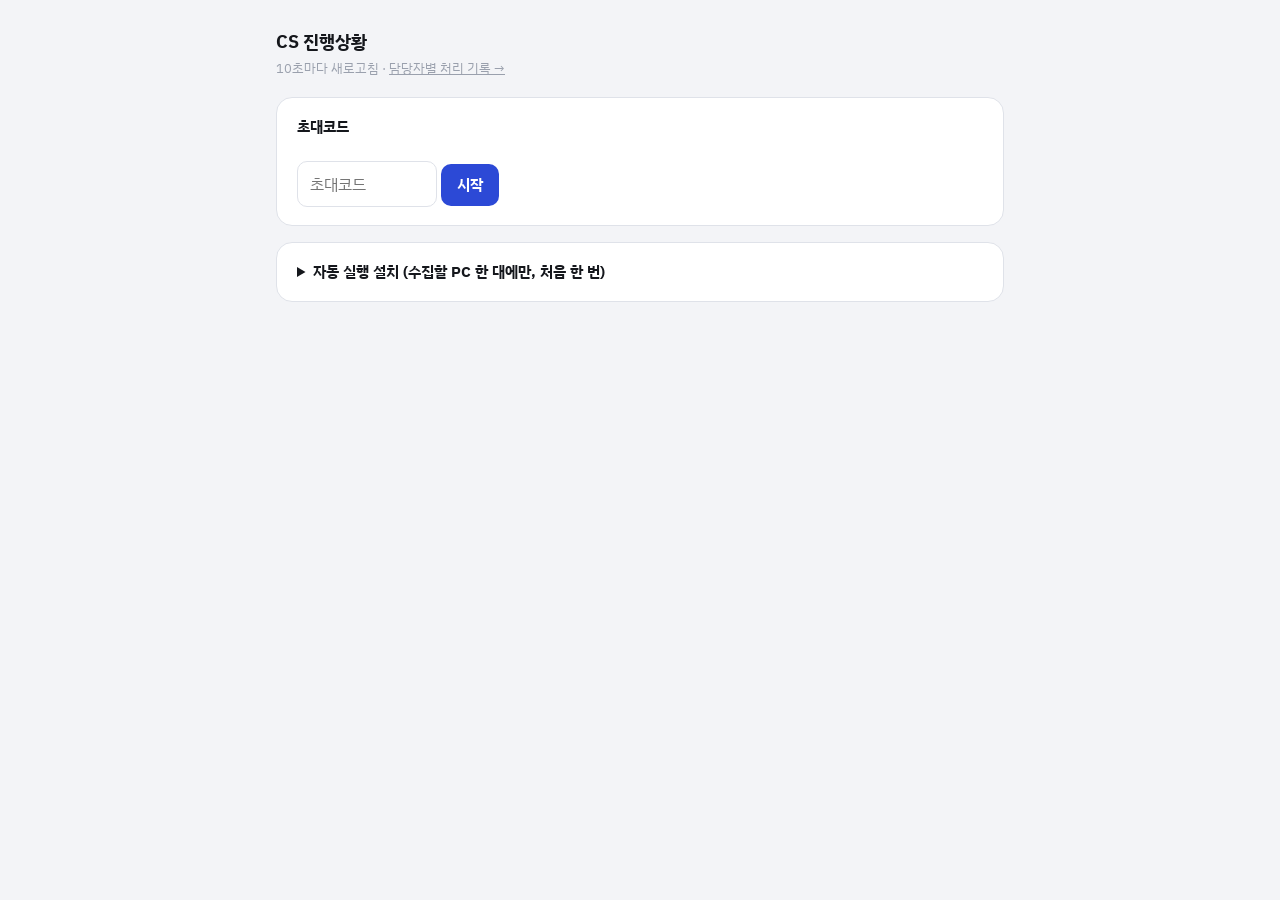
<file: cs-board.html>
<!doctype html>
<html lang="ko">
<head>
<meta charset="utf-8">
<meta name="viewport" content="width=device-width, initial-scale=1, viewport-fit=cover">
<title>CS 진행상황</title>
<link rel="preconnect" href="https://fonts.googleapis.com">
<link rel="stylesheet" href="https://fonts.googleapis.com/css2?family=IBM+Plex+Sans+KR:wght@400;500;700&family=Archivo:wght@600;800&display=swap">
<style>
:root{
  --bg:#F3F4F7; --surface:#FFFFFF; --surface2:#EBEDF2; --ink:#15171C; --ink2:#5E6472; --ink3:#9AA0AD;
  --line:#DFE2E9; --accent:#2C49D6; --accent-ink:#FFFFFF;
  --ok:#1C8F63; --ok-soft:#DDF3E8; --danger:#CC3F38; --danger-soft:#FBE3E1;
  --shadow:0 8px 28px rgba(20,24,40,.10);
}
@media (prefers-color-scheme: dark){ :root:not([data-theme="light"]){
  --bg:#111318; --surface:#1A1D24; --surface2:#242832; --ink:#EDEFF4; --ink2:#A2A8B5; --ink3:#6C7280;
  --line:#2C313B; --accent:#7C93FF; --accent-ink:#0B1030;
  --ok:#3DC98F; --ok-soft:#173327; --danger:#F0665E; --danger-soft:#3A1E1C;
  --shadow:0 8px 28px rgba(0,0,0,.5);
}}
*{box-sizing:border-box}
html,body{margin:0;background:var(--bg);color:var(--ink);font-family:"IBM Plex Sans KR",-apple-system,"Apple SD Gothic Neo","Noto Sans KR",sans-serif;font-size:15px;line-height:1.5}
main{max-width:760px;margin:0 auto;padding:28px 16px 40px}
h1{font-size:18px;margin:0 0 4px} .sub{color:var(--ink3);font-size:13px;margin:0 0 18px}
.grid{display:grid;grid-template-columns:1fr 1fr;gap:14px}
@media (max-width:520px){ .grid{grid-template-columns:1fr} }
.card{background:var(--surface);border:1px solid var(--line);border-radius:16px;padding:18px 20px;box-shadow:var(--shadow)}
.card .lb{font-size:14px;font-weight:700;color:var(--ink2)}
.card .n{font-family:"Archivo",sans-serif;font-weight:800;font-size:72px;line-height:1.1;font-variant-numeric:tabular-nums;margin:6px 0 4px}
.card .n small{font-size:20px;font-weight:600;margin-left:4px;color:var(--ink3)}
.card.hot .n{color:var(--danger)} .card.hot{border-color:var(--danger);background:linear-gradient(var(--danger-soft),var(--surface) 70%)}
.card.zero .n{color:var(--ok)}
.card.stale .n{color:var(--ink3)}
.card .st{font-size:13px;color:var(--ink3)} .card.stale .st,.card .st.err{color:var(--danger);font-weight:500}
.login,.help{background:var(--surface);border:1px solid var(--line);border-radius:16px;padding:18px 20px;margin-top:16px}
input{font:inherit;font-size:16px;padding:10px 12px;border:1px solid var(--line);border-radius:10px;width:140px;background:var(--surface);color:var(--ink)}
button{font:inherit;padding:10px 16px;border-radius:10px;border:0;background:var(--accent);color:var(--accent-ink);font-weight:700;cursor:pointer}
summary{cursor:pointer;font-weight:700}
.help ol{padding-left:20px;margin:10px 0 0} .help li{margin:6px 0} .help .small{font-size:13px;color:var(--ink2)}
.bm{display:inline-block;padding:10px 16px;border-radius:12px;background:var(--accent);color:var(--accent-ink);text-decoration:none;font-weight:700;cursor:grab}
.err{color:var(--danger)}
</style>
</head>
<body>
<main>
<h1>CS 진행상황</h1>
<p class="sub"><span id="sub">10초마다 새로고침</span> · <a href="cs-record.html" style="color:inherit">담당자별 처리 기록 →</a></p>
<div id="app"></div>

<details class="help" id="help">
  <summary>자동 실행 설치 (수집할 PC 한 대에만, 처음 한 번)</summary>
  <ol>
    <li>크롬에 <a href="https://chromewebstore.google.com/detail/dhdgffkkebhmkfjojejmpbldmpobfkfo" target="_blank" rel="noopener">Tampermonkey</a> 설치 → <b>Chrome에 추가</b></li>
    <li>주소창에 <code>chrome://extensions</code> → Tampermonkey의 <b>세부정보</b> → <b>사용자 스크립트 허용</b> 켜기 (메뉴가 없으면 오른쪽 위 <b>개발자 모드</b> 켜기)</li>
    <li><a href="cs-tracker.user.js" target="_blank">CS 상황판 자동 실행 설치</a> 클릭 → Tampermonkey 화면에서 <b>설치</b></li>
    <li>카카오 채팅 화면, 네이버페이센터 고객문의관리를 열면 처음 한 번 초대코드 입력 (여러 PC에서 켜져 있어도 수집은 자동으로 한 곳만)</li>
    <li>크롬 <b>설정 → 시작 그룹 → 특정 페이지 열기</b>에 두 주소 추가 → 크롬만 켜면 두 탭이 열리고 자동으로 돎<br>
      <span class="small">카카오: https://business.kakao.com/space/10284378/channel/_tnulxj/chats<br>네이버: https://admin.pay.naver.com/front/m/v2/customer/inquiry?fromUnanswered=true</span></li>
    <li>크롬 <b>설정 → 성능 → 항상 활성 상태로 유지할 사이트</b>에 <code>business.kakao.com</code>, <code>admin.pay.naver.com</code> 추가 (안 보는 탭을 크롬이 재우지 않게)</li>
  </ol>
  <p class="small">화면 왼쪽 아래 "● CS 상황판 전송 중"이 보이면 정상. 탭이 여러 개면 한 탭만 수집하고 나머지는 "대기"로 표시돼요. 로그인이 풀리면 다시 로그인만 하면 자동으로 이어집니다. 끄려면 Tampermonkey 아이콘 → 이 스크립트 끄기.<br>
  Tampermonkey를 못 쓰는 PC용 북마크: 아래 버튼을 북마크바에 끌어다 놓고 두 화면에서 클릭 <a id="bm" class="bm" href="#">CS 상황판 보내기</a></p>
</details>

<script>
const API='https://pydxcqfztjogmztvayux.supabase.co/functions/v1/cs-lookup';
const CODE_KEY='cs_code';   // CS 주문조회(cs-lookup.html)와 같은 키 — 거기서 넣었으면 여기선 생략
const store={ get:k=>{ try{ return localStorage.getItem(k); }catch(e){ return null; } }, set:(k,v)=>{ try{ localStorage.setItem(k,v); }catch(e){} } };
const SRC=[['kakao','카카오 상담채널','내 채팅 안 읽음'],['naver','네이버페이 문의','미답변']];
const STALE=150e3;   // 북마크는 카카오 10초·네이버 1분마다 보냄 → 2분 반 넘게 소식 없으면 탭이 닫혔거나 로그인 풀림
const app=document.querySelector('#app'), esc=s=>String(s??'').replace(/[&<>"]/g,c=>({'&':'&amp;','<':'&lt;','>':'&gt;','"':'&quot;'}[c]));
let code=new URLSearchParams(location.search).get('code')||store.get(CODE_KEY)||'', data=null, err='';

// 수집 코드 본체는 cs-tracker.user.js (Tampermonkey 자동 실행용 겸 북마크용). 아래 tracker는 예전 북마크 호환용 — 예전 북마크는 이 페이지에서 tracker~bookmark 함수 사이를 잘라 실행하므로, 그 자리에서 최신 본체를 받아 실행하게 함 (이 주석에 두 함수 선언 글자를 그대로 쓰면 자르는 위치가 틀어짐).
function tracker(C,F){ fetch('https://qkralsrb03138668.github.io/ad-dashboard/cs-tracker.user.js?'+Date.now()).then(function(r){return r.text()}).then(function(t){(0,eval)(t+'\n;tracker')(C,F)}) }

function bookmark(){ buildBookmark(); }   // 바로 위 tracker와 이 줄 사이엔 아무것도 두지 말 것 (예전 북마크가 그 사이를 잘라 실행)
let trackerSrc='';   // 북마크 안에 넣을 사본 (받아오기가 막힌 사이트용)
async function buildBookmark(){
  const a=document.querySelector('#bm'), U=new URL('cs-tracker.user.js',location.href).href;
  if(!trackerSrc) try{ trackerSrc=await (await fetch(U+'?'+Date.now())).text(); }catch(e){ return; }
  const args=JSON.stringify(code)+','+JSON.stringify(API);
  a.href='javascript:'+encodeURIComponent('(async function(){try{var t=await (await fetch('+JSON.stringify(U)+'+"?"+Date.now())).text();(0,eval)(t+"\\n;tracker")('+args+');return}catch(e){}\n'+trackerSrc+'\ntracker('+args+')})()');
  a.onclick=e=>{ e.preventDefault(); alert('클릭이 아니라 이 버튼을 북마크바로 끌어다 놓으세요.'); };
}

const ago=ms=>ms<60e3?'방금':ms<3600e3?Math.floor(ms/60e3)+'분':Math.floor(ms/3600e3)+'시간';
function card([key,label,unit]){
  const s=data?.[key];
  if(!s) return `<div class="card stale"><div class="lb">${label}</div><div class="n">–</div><div class="st">아직 신호 없음 — 수집 PC에서 그 화면을 열어 주세요</div></div>`;
  const age=Date.now()-new Date(s.at).getTime(), stale=age>STALE, has=s.n!=null;
  const cls=stale||!has?'stale':s.n>0?'hot':'zero';
  const st=stale?`${ago(age)}째 갱신 없음 — 탭이 닫혔거나 로그인이 풀렸어요. 수집 PC에서 다시 로그인해 주세요`
    :s.err?`<span class="err">${esc(s.err)}</span>`:`${unit} · ${ago(age)} 전 확인`;
  return `<div class="card ${cls}"><div class="lb">${label}</div><div class="n">${has?s.n:'?'}<small>건</small></div><div class="st">${st}</div></div>`;
}
function render(){
  if(!code){ app.innerHTML=`<form class="login" id="login"><b>초대코드</b><br><br><input id="c" inputmode="numeric" autocomplete="off" placeholder="초대코드"> <button>시작</button> ${err?`<p class="err">${esc(err)}</p>`:''}</form>`;
    document.querySelector('#login').onsubmit=e=>{ e.preventDefault(); code=document.querySelector('#c').value.trim(); err=''; load(); }; return; }
  app.innerHTML=`<div class="grid">${SRC.map(card).join('')}</div>${err?`<p class="err">${esc(err)}</p>`:''}`;
  const live=SRC.map(([k])=>data?.[k]).filter(s=>s&&s.n!=null&&Date.now()-new Date(s.at)<=STALE);
  document.title=(live.length?`(${live.reduce((a,s)=>a+s.n,0)}) `:'')+'CS 진행상황';
  document.querySelector('#sub').textContent='10초마다 새로고침 · '+new Date().toTimeString().slice(0,5);
}
async function load(){
  if(!code) return render();
  try{
    const r=await fetch(API,{method:'POST',headers:{'Content-Type':'application/json','x-cs-code':code},body:JSON.stringify({action:'status'})});
    if(r.status===401){ code=''; err='초대코드가 맞지 않습니다'; return render(); }
    const j=await r.json(); if(j.error) throw new Error(j.error);
    data=j; err=''; store.set(CODE_KEY,code); bookmark();
  }catch(e){ err='불러오기 실패 ('+e.message+') — 10초 뒤 다시 시도'; }
  render();
}
load(); setInterval(load,10e3);
</script>
</main>
</body>
</html>
</file>
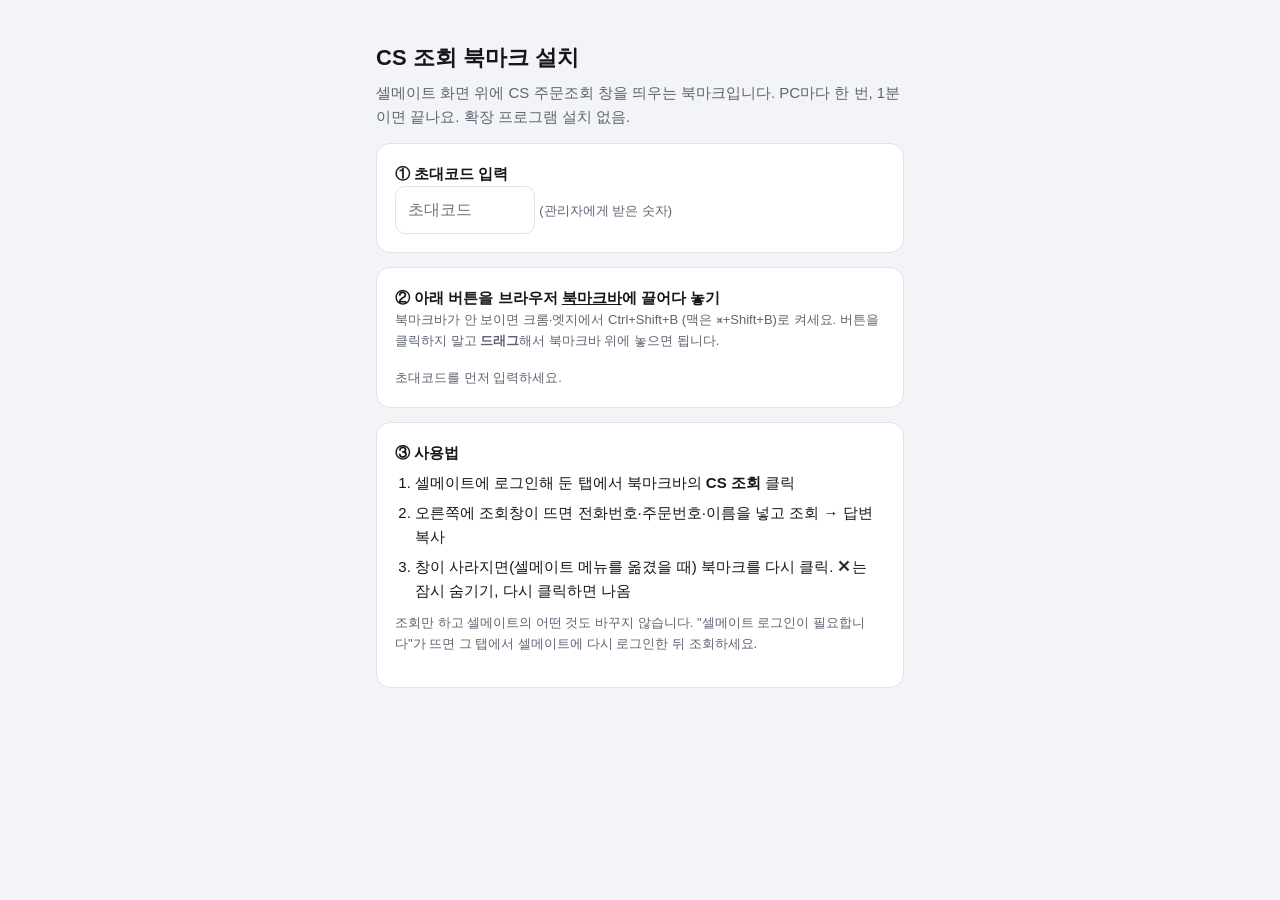
<file: cs-bookmark.html>
<!doctype html>
<html lang="ko">
<head>
<meta charset="utf-8">
<meta name="viewport" content="width=device-width, initial-scale=1">
<title>CS 조회 북마크 설치</title>
<style>
:root{--bg:#F3F4F7;--surface:#fff;--ink:#15171C;--ink2:#5E6472;--line:#DFE2E9;--accent:#2C49D6;--accent-soft:#E4E9FB}
@media (prefers-color-scheme:dark){:root:not([data-theme="light"]){--bg:#111318;--surface:#1A1D24;--ink:#EDEFF4;--ink2:#A2A8B5;--line:#2C313B;--accent:#7C93FF;--accent-soft:#232B4A}}
*{box-sizing:border-box}
body{margin:0;background:var(--bg);color:var(--ink);font-family:-apple-system,"Apple SD Gothic Neo","Noto Sans KR",sans-serif;font-size:15px;line-height:1.6}
main{max-width:560px;margin:0 auto;padding:40px 16px}
h1{font-size:22px;margin:0 0 6px} p{margin:0 0 14px;color:var(--ink2)}
.card{background:var(--surface);border:1px solid var(--line);border-radius:14px;padding:18px;margin:14px 0}
input{font:inherit;font-size:16px;padding:10px 12px;border:1px solid var(--line);border-radius:10px;width:140px;background:var(--surface);color:var(--ink)}
.bm{display:inline-block;padding:12px 18px;border-radius:12px;background:var(--accent);color:#fff;text-decoration:none;font-weight:700;cursor:grab}
.bm[hidden]{display:none}
ol{padding-left:20px;margin:0} li{margin:6px 0}
.small{font-size:13px;color:var(--ink2)}
</style>
</head>
<body>
<main>
<h1>CS 조회 북마크 설치</h1>
<p>셀메이트 화면 위에 CS 주문조회 창을 띄우는 북마크입니다. PC마다 한 번, 1분이면 끝나요. 확장 프로그램 설치 없음.</p>

<div class="card">
  <b>① 초대코드 입력</b><br>
  <input id="code" inputmode="numeric" autocomplete="off" placeholder="초대코드"> <span class="small">(관리자에게 받은 숫자)</span>
</div>

<div class="card">
  <b>② 아래 버튼을 브라우저 <u>북마크바</u>에 끌어다 놓기</b>
  <p class="small">북마크바가 안 보이면 크롬·엣지에서 Ctrl+Shift+B (맥은 ⌘+Shift+B)로 켜세요. 버튼을 클릭하지 말고 <b>드래그</b>해서 북마크바 위에 놓으면 됩니다.</p>
  <a id="bm" class="bm" hidden href="#">CS 조회</a>
  <span id="wait" class="small">초대코드를 먼저 입력하세요.</span>
</div>

<div class="card">
  <b>③ 사용법</b>
  <ol>
    <li>셀메이트에 로그인해 둔 탭에서 북마크바의 <b>CS 조회</b> 클릭</li>
    <li>오른쪽에 조회창이 뜨면 전화번호·주문번호·이름을 넣고 조회 → 답변 복사</li>
    <li>창이 사라지면(셀메이트 메뉴를 옮겼을 때) 북마크를 다시 클릭. ✕는 잠시 숨기기, 다시 클릭하면 나옴</li>
  </ol>
  <p class="small" style="margin-top:10px">조회만 하고 셀메이트의 어떤 것도 바꾸지 않습니다. "셀메이트 로그인이 필요합니다"가 뜨면 그 탭에서 셀메이트에 다시 로그인한 뒤 조회하세요.</p>
</div>
<script>
const FN='https://pydxcqfztjogmztvayux.supabase.co/functions/v1/cs-lookup';
const inp=document.querySelector('#code'), bm=document.querySelector('#bm'), wait=document.querySelector('#wait');
function build(){ const c=inp.value.trim(); if(!c){ bm.hidden=true; wait.hidden=false; return; }
  // 북마크 본문: 셀메이트 페이지에 스크립트 태그 하나 붙이기 (v=시각 → 항상 최신본)
  bm.href="javascript:(function(){var s=document.createElement('script');s.src='"+FN+"?action=overlay&code="+encodeURIComponent(c)+"&v='+Date.now();document.body.appendChild(s)})()";
  bm.hidden=false; wait.hidden=true; }
inp.addEventListener('input',build);
bm.addEventListener('click',e=>{ e.preventDefault(); alert('클릭이 아니라 이 버튼을 북마크바로 끌어다 놓으세요. 그다음 셀메이트 탭에서 북마크를 누르면 됩니다.'); });
</script>
</main>
</body>
</html>
</file>
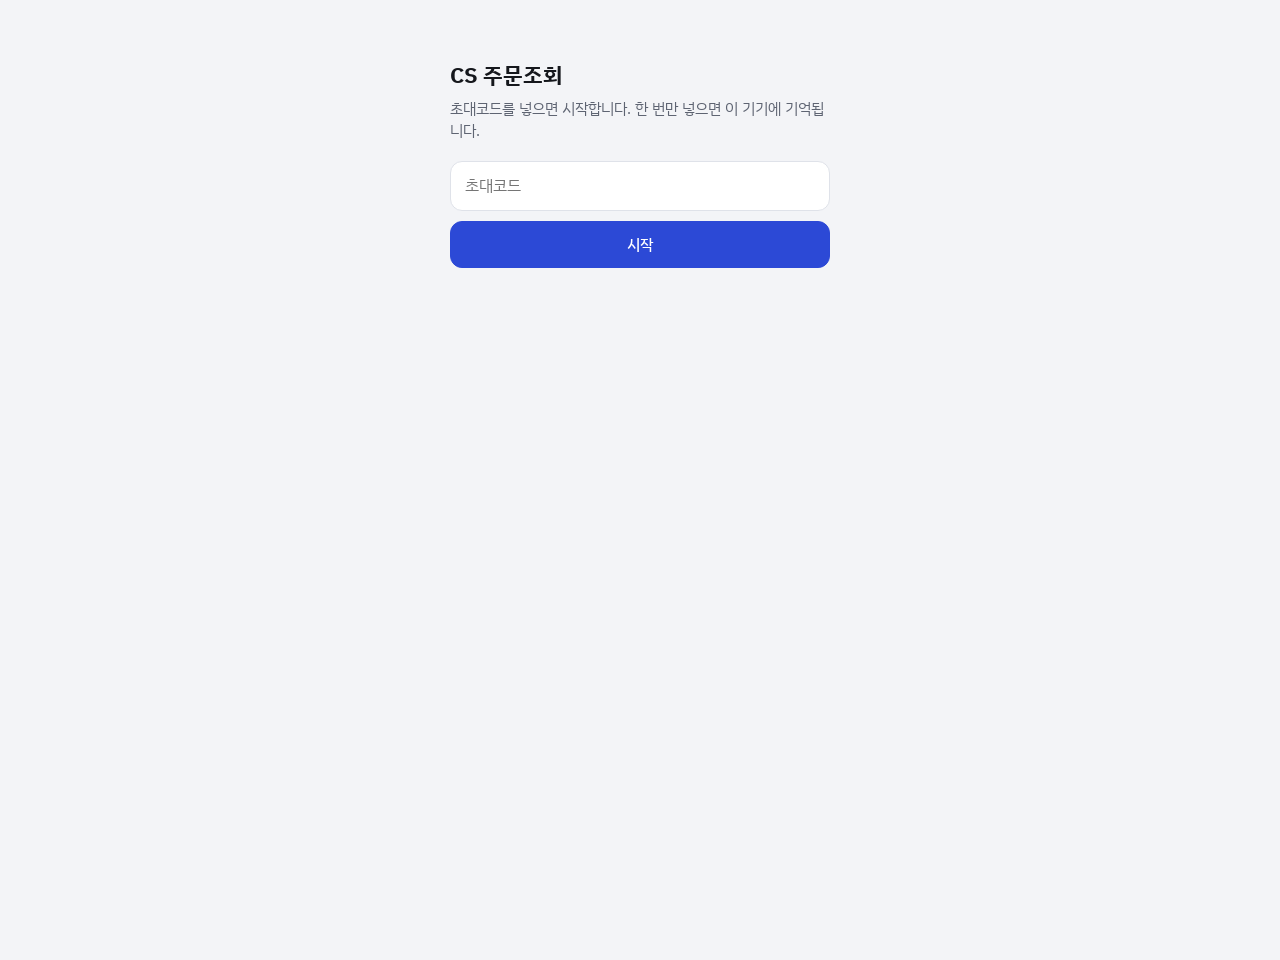
<file: cs-lookup.html>
<!doctype html>
<html lang="ko">
<head>
<meta charset="utf-8">
<meta name="viewport" content="width=device-width, initial-scale=1, viewport-fit=cover">
<title>CS 주문조회</title>
<meta name="theme-color" content="#15171C">
<link rel="preconnect" href="https://fonts.googleapis.com">
<link rel="stylesheet" href="https://fonts.googleapis.com/css2?family=IBM+Plex+Sans+KR:wght@400;500;700&family=Archivo:wght@600;800&display=swap">
<style>
:root{
  --bg:#F3F4F7; --surface:#FFFFFF; --surface2:#EBEDF2; --ink:#15171C; --ink2:#5E6472; --ink3:#9AA0AD;
  --line:#DFE2E9; --accent:#2C49D6; --accent-soft:#E4E9FB; --accent-ink:#FFFFFF;
  --ok:#1C8F63; --ok-soft:#DDF3E8; --warn:#C7791F; --warn-soft:#FBEBD3; --danger:#CC3F38; --danger-soft:#FBE3E1;
  --shadow:0 8px 28px rgba(20,24,40,.10); --radius:14px;
}
@media (prefers-color-scheme: dark){ :root:not([data-theme="light"]){
  --bg:#111318; --surface:#1A1D24; --surface2:#242832; --ink:#EDEFF4; --ink2:#A2A8B5; --ink3:#6C7280;
  --line:#2C313B; --accent:#7C93FF; --accent-soft:#232B4A; --accent-ink:#0B1030;
  --ok:#3DC98F; --ok-soft:#173327; --warn:#E5A04A; --warn-soft:#3A2C16; --danger:#F0665E; --danger-soft:#3A1E1C;
  --shadow:0 8px 28px rgba(0,0,0,.5);
}}
*{box-sizing:border-box}
html,body{margin:0;background:var(--bg);color:var(--ink);font-family:"IBM Plex Sans KR",-apple-system,"Apple SD Gothic Neo","Noto Sans KR",sans-serif;font-size:15px;line-height:1.45}
button,input,textarea{font:inherit;color:inherit}
input,textarea{font-size:16px}
button{cursor:pointer;border:0;background:none;padding:0}
.num{font-family:"Archivo","IBM Plex Sans KR",sans-serif;font-variant-numeric:tabular-nums}
#app{max-width:760px;margin:0 auto;min-height:100vh;padding:0 16px 40px}
@media (max-width:480px){ #app{padding:0 10px 30px} .hdr{flex-wrap:wrap} }
.hdr{position:sticky;top:0;z-index:20;background:var(--bg);padding:calc(14px + env(safe-area-inset-top)) 0 10px;display:flex;align-items:center;gap:10px}
.hdr h1{margin:0;font-size:17px;font-weight:700;flex:1}
.pill{display:inline-flex;align-items:center;gap:6px;font-size:12px;color:var(--ink2);padding:5px 9px;border-radius:999px;background:var(--surface);border:1px solid var(--line);white-space:nowrap}
.pill.link{cursor:pointer}
.search{display:flex;gap:8px;position:sticky;top:calc(52px + env(safe-area-inset-top));z-index:19;background:var(--bg);padding-bottom:10px}
.in{flex:1;min-width:0;padding:12px 14px;border-radius:12px;border:1px solid var(--line);background:var(--surface);outline:none}
.in:focus{border-color:var(--accent);box-shadow:0 0 0 3px var(--accent-soft)}
.btn{padding:12px 16px;border-radius:12px;background:var(--surface);border:1px solid var(--line);font-weight:500;white-space:nowrap}
.btn.pri{background:var(--accent);color:var(--accent-ink);border-color:var(--accent)}
.btn.sm{padding:7px 11px;font-size:13px;border-radius:9px}
.btn:disabled{opacity:.5;cursor:default}
.hint{font-size:12.5px;color:var(--ink3);margin:0 0 14px}
.card{background:var(--surface);border:1px solid var(--line);border-radius:var(--radius);padding:14px 16px;margin-bottom:12px;box-shadow:var(--shadow)}
.card h3{margin:0 0 6px;font-size:14px;font-weight:700}
.row{display:flex;justify-content:space-between;gap:10px;align-items:baseline;flex-wrap:wrap}
.meta{font-size:12.5px;color:var(--ink2);line-height:1.6}
.meta b{color:var(--ink);font-weight:500}
.item{padding:10px 0;border-top:1px dashed var(--line)}
.item:first-of-type{border-top:0}
.item .nm{font-weight:500}
.pkrow{display:flex;gap:9px;align-items:flex-start;cursor:pointer}
.pkrow input{width:18px;height:18px;margin:2px 0 0;flex:0 0 auto;accent-color:var(--accent);cursor:pointer}
.item .op,.item .delay{margin-left:27px}
.reply .tools{flex-wrap:wrap}
.item .op{font-size:12.5px;color:var(--ink2)}
.badge{display:inline-block;font-size:11.5px;padding:2px 8px;border-radius:999px;background:var(--surface2);color:var(--ink2);white-space:nowrap;vertical-align:1px;margin-left:6px}
.badge.ok{background:var(--ok-soft);color:var(--ok)} .badge.warn{background:var(--warn-soft);color:var(--warn)} .badge.danger{background:var(--danger-soft);color:var(--danger)} .badge.acc{background:var(--accent-soft);color:var(--accent)}
.delay{margin-top:6px;padding:8px 10px;border-radius:9px;background:var(--warn-soft);color:var(--warn);font-size:12.5px;white-space:pre-wrap}
.track a{color:var(--accent);text-decoration:none;font-weight:500}
.reply{margin-top:12px}
.reply textarea{width:100%;min-height:150px;padding:10px 12px;border-radius:10px;border:1px solid var(--line);background:var(--surface2);resize:vertical;line-height:1.55}
.reply .tools{display:flex;gap:8px;margin-top:8px;align-items:center}
.msg{padding:16px;border-radius:12px;background:var(--surface);border:1px solid var(--line);color:var(--ink2);text-align:center}
.msg.err{color:var(--danger);border-color:var(--danger)}
.login{max-width:380px;margin:60px auto}
.login h1{font-size:22px;margin:0 0 6px}
.login p{color:var(--ink2);margin:0 0 20px}
.login .in{width:100%;margin-bottom:10px}
.login .err{color:var(--danger);font-size:13px;margin:6px 0 0}
details{margin-top:18px}
summary{cursor:pointer;color:var(--ink2);font-size:13.5px;font-weight:500}
.art{padding:8px 0;border-top:1px dashed var(--line);font-size:13px}
.art .t{font-weight:500} .art .d{color:var(--ink3);font-size:12px;margin-left:6px} .art .x{color:var(--ink2);white-space:pre-wrap;margin-top:2px;max-height:30em;overflow:auto}
.toast{position:fixed;left:50%;bottom:24px;transform:translateX(-50%);background:var(--ink);color:var(--bg);padding:10px 16px;border-radius:999px;font-size:13.5px;opacity:0;transition:opacity .2s;pointer-events:none;z-index:50}
.toast.on{opacity:1}
</style>
</head>
<body>
<div id="app"></div>
<div class="toast" id="toast"></div>
<script src="cs-reply.js"></script>
<script>
const API='https://pydxcqfztjogmztvayux.supabase.co/functions/v1/cs-lookup';
const CODE_KEY='cs_code';
const {ST,stText,clean,norm,replyFor}=CSR;   // 답변 문구·상태 이름·지연/셀메이트 매칭은 cs-reply.js (카카오·네이버 패널과 같이 씀)
const delayFor=i=>CSR.delayFor(i,S.delays), smFor=(o,i)=>CSR.smFor(o,i,S.sm&&S.sm.items), itemsOf=o=>CSR.itemsOf(o,S.delays,S.sm&&S.sm.items);
const stClass=s=>s.startsWith('N3')||s.startsWith('N4')||s==='N50'?'ok':s.startsWith('N')?(s==='N22'?'warn':'acc'):'danger';
const QS=new URLSearchParams(location.search);
const store={ get:k=>{ try{ return localStorage.getItem(k); }catch(e){ return null; } }, set:(k,v)=>{ try{ localStorage.setItem(k,v); }catch(e){} }, del:k=>{ try{ localStorage.removeItem(k); }catch(e){} } };   // iframe 안에서 저장소가 막혀도 동작
if(QS.get('code')) store.set(CODE_KEY,QS.get('code'));   // 북마크 조회창이 초대코드를 넘겨주면 로그인 화면 생략
const EMBED=QS.get('embed')==='1';   // 셀메이트 탭 안의 iframe으로 열림 (cs-overlay-private.js)
if(EMBED&&window.parent!==window){
  const SM_ORIGIN='https://danarobe.sellmate.co.kr'; const pending=new Map(); let seq=0;
  window.addEventListener('message',ev=>{ if(ev.origin!==SM_ORIGIN||!ev.data||ev.data.type!=='sellmate-result') return; const p=pending.get(ev.data.id); if(!p) return; pending.delete(ev.data.id); ev.data.error?p.reject(new Error(ev.data.error)):p.resolve(ev.data.items||[]); });
  window.SELLMATE={version:'overlay',search:q=>new Promise((resolve,reject)=>{ const id=++seq; pending.set(id,{resolve,reject}); window.parent.postMessage({type:'sellmate-search',id,q},SM_ORIGIN); setTimeout(()=>{ if(pending.has(id)){ pending.delete(id); reject(new Error('셀메이트 응답이 없습니다')); } },30000); })};
}
// 카카오 채팅창 답변 패널(cs-tracker.user.js)이 숨은 iframe으로 열고 "이 검색어로 주문 찾아 답변 만들어 줘"(+셀메이트 품목)를 보냄 → 주문별 답변(replyFor)·지연 줄·셀메이트 출고가능을 돌려줌
if(EMBED&&window.parent!==window) window.addEventListener('message',async ev=>{
  if(ev.origin!=='https://business.kakao.com'||!ev.data||ev.data.type!=='cs-compose') return;
  const out={type:'cs-composed',id:ev.data.id};
  try{
    if(!S.delays||S.delays.error) S.delays=await api('delays').catch(e=>({error:e.message}));
    S.sm=Array.isArray(ev.data.sm)?{items:ev.data.sm}:null;   // 패널이 셀메이트에서 받아 온 품목 (없으면 게시판만)
    const r=await api('search',{q:ev.data.q}); S.lastOrders=r.orders||[];
    out.orders=(r.orders||[]).slice(0,3).map(o=>{ const items=itemsOf(o);
      return {order_id:o.order_id,date:String(o.order_date).slice(0,10),items:items.map(({i,art,sm})=>({name:clean(i.product_name),opt:i.option,status:i.status,status_text:i.status_text,delay:art?art.line:'',sm:sm?{possible:sm.possible,stock:sm.stock,in_date:sm.in_date}:null})),reply:replyFor(o,items)}; });
  }catch(e){ out.error=e.message; }
  ev.source.postMessage(out,ev.origin);
});
if(EMBED&&window.parent!==window) window.addEventListener('message',ev=>{   // 패널에서 체크한 품목만 답변 다시: {type:'cs-reply', id, order_id, pick:[품목 순번]}
  if(ev.origin!=='https://business.kakao.com'||!ev.data||ev.data.type!=='cs-reply') return;
  const o=(S.lastOrders||[]).find(x=>x.order_id===ev.data.order_id), pick=new Set(ev.data.pick||[]);
  ev.source.postMessage({type:'cs-composed',id:ev.data.id,reply:o?replyFor(o,itemsOf(o).filter((x,k)=>pick.has(k))):'',error:o?undefined:'주문을 다시 찾아 주세요'},ev.origin);
});
const S={code:QS.get('code')||store.get(CODE_KEY)||'',auth:'unknown',err:'',busy:false,q:'',res:null,delays:null,boards:null,sm:null,pick:{},reply:{}};   // sm: 셀메이트 조회 결과 {items}|{error}|null · pick[주문순번]={품목순번:true} · reply[주문순번]=만든 답변(없으면 아직 안 만듦)
const $=s=>document.querySelector(s);
const esc=s=>String(s??'').replace(/[&<>"']/g,c=>({'&':'&amp;','<':'&lt;','>':'&gt;','"':'&quot;',"'":'&#39;'}[c]));
function toast(t){ const el=$('#toast'); el.textContent=t; el.classList.add('on'); clearTimeout(toast.t); toast.t=setTimeout(()=>el.classList.remove('on'),1600); }
async function api(action,body){
  let r; try{ r=await fetch(API,{method:'POST',headers:{'Content-Type':'application/json','x-cs-code':S.code||''},body:JSON.stringify({action,...(body||{})})}); }
  catch(e){ throw Object.assign(new Error('연결할 수 없습니다. 인터넷을 확인하세요'),{code:'net'}); }
  const d=await r.json().catch(()=>({error:'응답 오류'}));
  if(r.status===401){ S.auth='bad'; throw Object.assign(new Error('초대코드가 맞지 않습니다'),{code:'unauthorized'}); }
  if(!r.ok||d.error) throw new Error(d.error||('오류 '+r.status));
  return d;
}

const trackUrl=i=>`https://search.naver.com/search.naver?query=${encodeURIComponent((i.carrier||'택배')+' '+i.tracking)}`;

const PREP=['N00','N10','N20','N21','N22'];   // 아직 안 나간 상품 (입금전·준비중·보류)
// 답변 만들기: prepOnly면 준비중 상품을 자동 선택, 아니면 체크한 상품만. 답변은 버튼을 눌러야 나온다 (2026-09-30 요청)
function makeReply(oi,prepOnly){ const o=S.res.orders[oi]; const its=itemsOf(o);
  if(prepOnly){ const p={}; its.forEach((x,k)=>{ if(PREP.includes(x.i.status)) p[k]=true; }); if(!Object.keys(p).length){ toast('준비중인 상품이 없어요'); return; } S.pick[oi]=p; }
  const sel=its.filter((x,k)=>(S.pick[oi]||{})[k]);
  if(!sel.length){ toast('답변에 넣을 상품을 먼저 체크하세요'); return; }
  S.reply[oi]=replyFor(o,sel); render(); const t=$('#rp'+oi); if(t) t.scrollIntoView({behavior:'smooth',block:'nearest'}); }
function render(){
  const app=$('#app');
  if(!S.code||S.auth==='bad'){ app.innerHTML=`<div class="login"><h1>CS 주문조회</h1><p>초대코드를 넣으면 시작합니다. 한 번만 넣으면 이 기기에 기억됩니다.</p>
    <form data-a="login"><input class="in" id="li-code" value="${esc(S.code)}" placeholder="초대코드" autocomplete="off" autocapitalize="none" inputmode="numeric">
    <button class="btn pri" ${S.busy?'disabled':''} style="width:100%">${S.busy?'확인 중…':'시작'}</button></form>${S.err?`<p class="err">${esc(S.err)}</p>`:''}</div>`; return; }
  const dl=S.delays; const dcount=dl&&dl.articles?dl.articles.length:null;
  let h=`<div class="hdr"><h1>CS 주문조회</h1><span class="pill link" data-a="delays" title="배송지연 글 새로 불러오기">${dl?(dl.error?'⚠ 지연 게시판':`지연 글 ${dcount}개`):'지연 글 불러오는 중…'}</span><span class="pill link" data-a="sm" title="셀메이트 연결 상태">${window.SELLMATE?(S.sm&&S.sm.error?'⚠ 셀메이트: '+esc(S.sm.error):'셀메이트 연결됨'):'셀메이트 미연결'}</span><span class="pill link" data-a="logout">코드 변경</span></div>
  <form class="search" data-a="search"><input class="in" id="q" value="${esc(S.q)}" placeholder="전화번호 · 주문번호 · 주문자 이름" autocomplete="off" autofocus><button class="btn pri" ${S.busy?'disabled':''}>${S.busy?'조회 중…':'조회'}</button></form>
  <p class="hint">상담톡에서 고객 번호를 복사해 붙여넣으세요. 전화번호·이름은 최근 3개월 주문만 나옵니다. 주문번호(예 20260901-0001234)는 기간 제한 없음.</p>`;
  if(S.err) h+=`<div class="msg err">${esc(S.err)}</div>`;
  else if(S.res){
    const os=S.res.orders;
    if(!os.length) h+=`<div class="msg">주문이 없습니다${S.res.kind!=='order_id'?` (${S.res.since} 이후)`:''}. 번호를 다시 확인하거나 주문자 이름으로 찾아보세요.</div>`;
    os.forEach((o,oi)=>{
      h+=`<div class="card"><div class="row"><h3>주문 <span class="num">${esc(o.order_id)}</span></h3><span class="meta">${esc(String(o.order_date).replace('T',' ').slice(0,16))}</span></div>
      <div class="meta">주문자 <b>${esc(o.buyer_name)}</b> ${esc(o.buyer_cellphone)}${o.member_id?` · 회원 ${esc(o.member_id)}`:' · 비회원'} · ${esc(o.payment)} ${o.paid==='T'?'<span class="badge ok">결제완료</span>':'<span class="badge warn">미결제</span>'}<br>
      받는분 <b>${esc(o.receiver.name)}</b> ${esc(o.receiver.cellphone)} · ${esc(o.receiver.address)}${o.receiver.message?`<br>배송메모 「${esc(o.receiver.message)}」`:''}</div>
      <div style="margin-top:8px">`;
      itemsOf(o).forEach(({i,art,sm},k)=>{
        const st=stText(i.status); const prep=PREP.includes(i.status); const on=!!(S.pick[oi]||{})[k];
        const smBadge=sm&&prep&&!sm.sent?(sm.possible===1?`<span class="badge acc">셀메이트 출고가능${sm.stock!=null?` · 재고 ${sm.stock}`:''}</span>`:`<span class="badge danger">셀메이트 출고불가${sm.stock!=null?` · 재고 ${sm.stock}`:''}${sm.in_date?` · ${esc(sm.in_date)} 입고예정`:''}</span>`):'';
        h+=`<div class="item"><label class="pkrow"><input type="checkbox" class="pk" data-o="${oi}" data-k="${k}" ${on?'checked':''}><span class="nm">${esc(i.product_name)}<span class="badge ${stClass(i.status)}">${esc(st)}</span>${art?'<span class="badge warn">배송지연</span>':''}${smBadge}</span></label>
        <div class="op">${esc(i.option)}${i.option?' · ':''}${i.qty}개${i.tracking?` · <span class="track">${esc(i.carrier)} <a href="${trackUrl(i)}" target="_blank" rel="noopener">${esc(i.tracking)}</a></span>`:''}</div>
        ${art?`<div class="delay">📌 ${esc(art.title)}${art.line?'\n'+esc(art.line):''}</div>`:''}</div>`;
      });
      h+=`</div><div class="reply"><div class="tools"><button class="btn sm" data-a="mkprep" data-i="${oi}">준비중 상품만 선택</button><button class="btn sm pri" data-a="mk" data-i="${oi}">선택한 상품으로 답변 만들기</button></div>`;
      if(S.reply[oi]!=null) h+=`<textarea id="rp${oi}" data-o="${oi}" style="margin-top:8px">${esc(S.reply[oi])}</textarea><div class="tools"><button class="btn sm pri" data-a="copy" data-i="${oi}">답변 복사</button><span class="hint" style="margin:0">필요하면 고쳐서 복사하세요. 상품 선택을 바꾸면 다시 [답변 만들기].</span></div>`;
      else h+=`<p class="hint" style="margin:8px 0 0">문의한 상품을 체크하고 [답변 만들기]를 누르세요. 아직 안 온 상품 문의면 [준비중 상품만 선택] 한 번이면 됩니다.</p>`;
      h+=`</div></div>`;
    });
  }
  if(dl){
    h+=`<details><summary>배송지연 게시판 ${dl.error?'— 오류':`글 ${dcount}개`}</summary>`;
    if(dl.error) h+=`<div class="msg err" style="margin-top:8px;text-align:left">${esc(dl.error)}</div>`;
    else (dl.articles||[]).forEach(a=>{ h+=`<div class="art"><span class="t">${esc(a.title)}</span><span class="d">${esc(a.date)}</span><div class="x">${esc(a.text)}</div></div>`; });
    h+=`<div style="margin-top:10px"><button class="btn sm" data-a="boards">게시판 번호 찾기</button> <span class="hint" style="margin:0">지연 게시판이 잘못 잡혔을 때 — 번호 확인 후 deploy-cs-lookup.sh 재실행</span></div>`;
    if(S.boards) h+=`<div class="meta" style="margin-top:6px">${S.boards.map(b=>`#${esc(b.board_no)} ${esc(b.name)}`).join(' · ')}</div>`;
    h+=`</details>`;
  }
  if(!EMBED) h+=`<details id="sm-guide"><summary>셀메이트 연결 (상담원 PC마다 한 번, 북마크 하나)</summary><div class="meta" style="margin-top:8px;line-height:1.7">
    이 페이지를 따로 여는 대신 <b>셀메이트 화면 위에 띄우면</b> 조회 결과에 셀메이트의 <b>출고가능/출고불가·재고</b>가 같이 뜨고 답변 문구도 그에 맞춰 바뀝니다. 확장 프로그램 설치 없이 북마크 하나면 됩니다.<br>
    → <a href="cs-bookmark.html" target="_blank" rel="noopener">북마크 설치 페이지 열기</a> (초대코드 입력 → 버튼을 북마크바에 끌어다 놓기 → 셀메이트 탭에서 클릭)</div></details>`;
  app.innerHTML=h;
}

async function login(){ const code=(($('#li-code')||{}).value||'').trim(); if(!code){ S.err='초대코드를 입력하세요'; render(); return; }
  S.code=code; S.busy=true; S.err=''; render();
  try{ await api('ping'); S.auth='ok'; store.set(CODE_KEY,code); S.busy=false; render(); loadDelays(); $('#q')&&$('#q').focus(); }
  catch(e){ S.busy=false; S.err=e.message; if(e.code!=='unauthorized') S.auth='unknown'; render(); } }
async function loadDelays(){ try{ S.delays=await api('delays'); }catch(e){ S.delays={error:e.message}; } render(); }
async function search(){ const q=($('#q').value||'').trim(); S.q=q; if(!q){ S.err='전화번호·주문번호·이름 중 하나를 입력하세요'; S.res=null; render(); return; }
  S.busy=true; S.err=''; render();
  const smP=window.SELLMATE?window.SELLMATE.search(q).then(items=>({items}),e=>({error:e.message||String(e)})):Promise.resolve(null);
  S.pick={}; S.reply={};
  try{ S.res=await api('search',{q}); }catch(e){ S.err=e.message; S.res=null; }
  S.sm=await smP;
  S.busy=false; render(); }
async function copy(i){ const t=$('#rp'+i).value; try{ await navigator.clipboard.writeText(t); toast('복사됐어요'); }catch(e){ $('#rp'+i).select(); document.execCommand('copy'); toast('복사됐어요'); } }

document.addEventListener('click',async e=>{ const b=e.target.closest('[data-a]'); if(!b||b.tagName==='FORM') return; const a=b.dataset.a;
  if(a==='copy') copy(b.dataset.i); else if(a==='mk') makeReply(+b.dataset.i,false); else if(a==='mkprep') makeReply(+b.dataset.i,true); else if(a==='delays'){ S.delays=null; render(); loadDelays(); }
  else if(a==='logout'){ store.del(CODE_KEY); S.code=''; S.auth='unknown'; S.res=null; S.err=''; render(); }
  else if(a==='sm'){ const d=$('#sm-guide'); if(d){ d.open=true; d.scrollIntoView({behavior:'smooth'}); } else if(EMBED&&S.sm&&S.sm.error) alert(S.sm.error); }
  else if(a==='boards'){ try{ S.boards=(await api('boards')).boards; }catch(err){ S.boards=[{board_no:'?',name:err.message}]; } render(); } });
document.addEventListener('change',e=>{ const c=e.target; if(!c.classList||!c.classList.contains('pk')) return; (S.pick[c.dataset.o]=S.pick[c.dataset.o]||{})[c.dataset.k]=c.checked; });   // 체크만 기억 — 다시 그리지 않아 고치던 답변이 안 날아감
document.addEventListener('input',e=>{ const t=e.target; if(t.tagName==='TEXTAREA'&&t.dataset.o!=null) S.reply[t.dataset.o]=t.value; });   // 손으로 고친 답변 보존 (지연 글 새로고침 등으로 다시 그려져도)
document.addEventListener('submit',e=>{ e.preventDefault(); if(e.target.dataset.a==='search') search(); else if(e.target.dataset.a==='login') login(); });
render(); if(S.code) loadDelays();
window.addEventListener('sellmate-ready',()=>render());   // 다리 스크립트가 페이지보다 늦게 붙어도 상태 표시 갱신
</script>
</body>
</html>
</file>
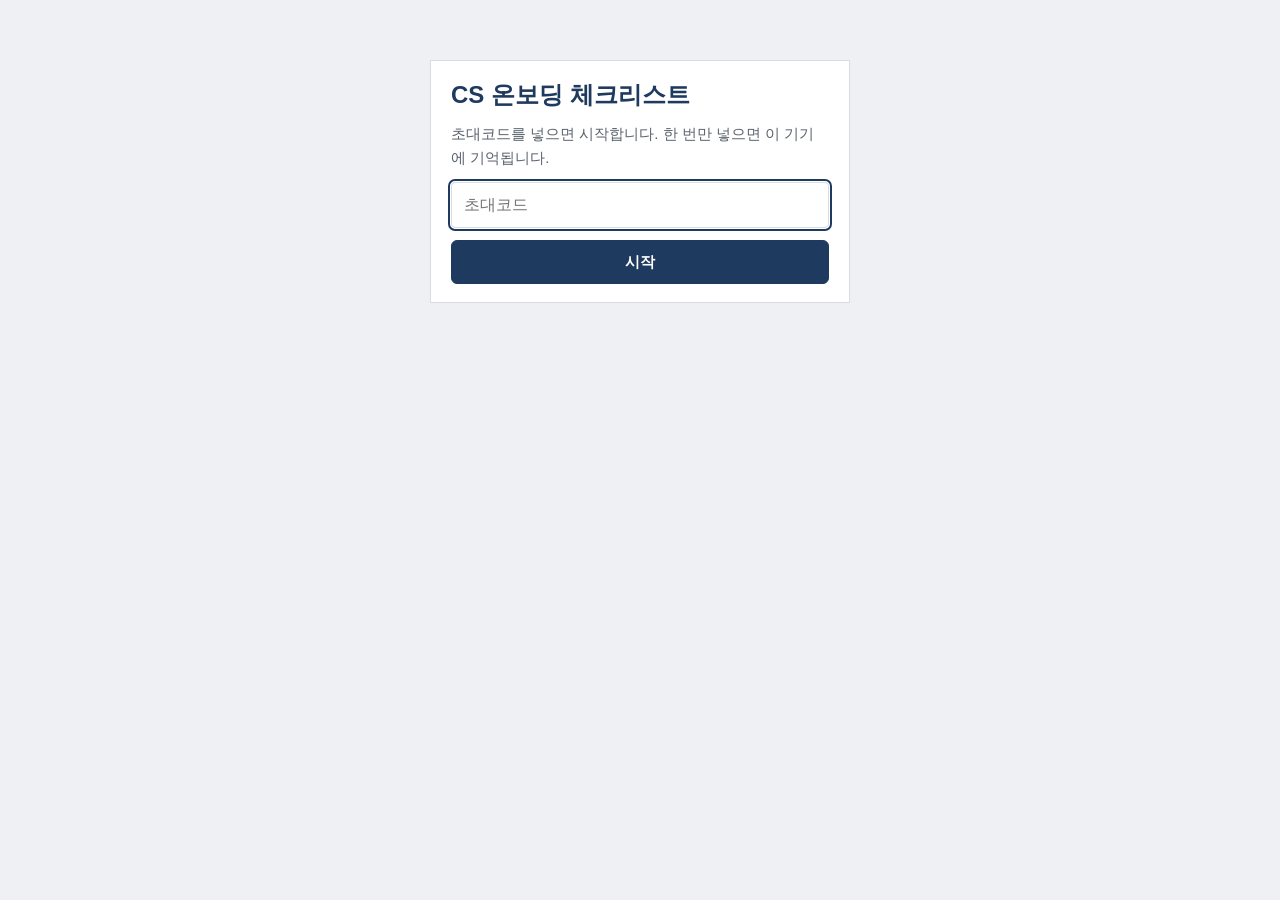
<file: cs-onboarding.html>
<!doctype html>
<html lang="ko">
<head>
<meta charset="utf-8">
<meta name="viewport" content="width=device-width, initial-scale=1, viewport-fit=cover">
<meta name="robots" content="noindex">
<title>CS 온보딩 체크리스트</title>
<style>
:root{
  --bg:#eef0f3;--paper:#ffffff;--ink:#1c2127;--ink2:#5b636d;--line:#d9dde3;
  --navy:#1f3a5f;--navy-soft:#e8eef6;
  --sa:#1f3a5f;--sb:#8a5a1f;--sc:#3f6b3a;--sd:#6a3f7a;
  --solo:#2f6b3a;--solo-bg:#e6f2e7;--help:#8a5a1f;--help-bg:#fbf0dc;--yet:#5b636d;--yet-bg:#eceef1;
  --track:#e3e6ea;--danger:#a32d2d;
}
*{box-sizing:border-box}
html{background:var(--bg)}
body{margin:0;background:var(--bg);color:var(--ink);font-family:"Apple SD Gothic Neo","Pretendard","Malgun Gothic","Noto Sans KR",sans-serif;font-size:15px;line-height:1.6;padding-top:env(safe-area-inset-top,0px);padding-bottom:env(safe-area-inset-bottom,0px)}
.wrap{max-width:920px;margin:0 auto;padding-inline:16px;padding-block:24px 72px;display:flex;flex-direction:column;gap:20px}
h1{font-size:24px;line-height:1.3;margin:0;color:var(--navy)}
h2{font-size:18px;margin:0}
.lead{margin:6px 0 0;color:var(--ink2);max-width:62ch}
.lead a{color:var(--navy)}
.card{background:var(--paper);border:1px solid var(--line);padding:18px 20px}
.login{max-width:420px;margin:60px auto;display:flex;flex-direction:column;gap:12px}
.login p{margin:0;color:var(--ink2)}
.in{font:inherit;font-size:16px;color:var(--ink);background:var(--paper);border:1px solid var(--line);border-radius:4px;padding:9px 12px;width:100%}
.in:focus-visible,textarea:focus-visible,.btn:focus-visible,.seg input:focus-visible+label,.quiz summary:focus-visible,.rec:focus-visible{outline:2px solid var(--navy);outline-offset:1px}
.btn{font:inherit;font-size:15px;font-weight:600;padding:9px 18px;border-radius:6px;border:1px solid var(--navy);background:var(--navy);color:#fff;cursor:pointer;white-space:nowrap}
.btn.sec{background:var(--paper);color:var(--navy)}
.btn.warn{background:var(--paper);color:var(--danger);border-color:var(--line);font-weight:500;font-size:13px;padding:5px 10px}
.btn:disabled{opacity:.5;cursor:default}
.err{color:var(--danger);font-size:14px;margin:0}

.who{display:flex;flex-wrap:wrap;gap:12px 16px;align-items:end}
.field{display:flex;flex-direction:column;gap:4px;font-size:13px;color:var(--ink2)}
.field .in{width:auto;font-size:15px;padding:7px 10px}
#f-name{width:160px}#f-day{width:80px}#f-date{width:150px}
.actions{display:flex;gap:8px;align-items:center;margin-left:auto;flex-wrap:wrap}
.status{font-size:13px;color:var(--ink2);flex-basis:100%}
.status.bad{color:var(--danger)}

.recs{display:flex;flex-direction:column;gap:0;margin-top:10px}
.rec{display:grid;grid-template-columns:1fr auto auto;gap:6px 14px;align-items:center;padding:9px 0;border-top:1px solid var(--line);background:none;border-left:0;border-right:0;border-bottom:0;font:inherit;color:var(--ink);text-align:left;cursor:pointer;width:100%}
.rec:hover{background:var(--navy-soft)}
.rec.cur{background:var(--navy-soft)}
.rec b{font-weight:600}
.rec .d{color:var(--ink2);font-size:13px}
.rec .n{font-variant-numeric:tabular-nums;font-size:13px;color:var(--ink2);white-space:nowrap}
.rec .delta{color:var(--solo);font-weight:600}
@media (max-width:640px){.rec{grid-template-columns:1fr auto}.rec .n{grid-column:1 / -1}}

.sum{display:grid;grid-template-columns:minmax(200px,260px) 1fr;gap:20px 28px}
@media (max-width:640px){.sum{grid-template-columns:1fr}}
.big{font-size:40px;font-weight:700;line-height:1.1;color:var(--navy);font-variant-numeric:tabular-nums}
.big small{font-size:16px;font-weight:500;color:var(--ink2)}
.biglabel{font-size:13px;color:var(--ink2);margin-bottom:4px}
.verdict{margin-top:10px;font-size:14px}
.bars{display:flex;flex-direction:column;gap:10px}
.barrow{display:grid;grid-template-columns:220px 1fr 64px;gap:10px;align-items:center;font-size:13px}
@media (max-width:640px){.barrow{grid-template-columns:1fr 64px}.barrow .bar{grid-column:1 / -1;order:3}}
.barrow b{font-weight:600}
.barrow span.d{color:var(--ink2);margin-left:6px;font-weight:400}
.bar{height:10px;background:var(--track);border-radius:5px;overflow:hidden;display:flex}
.bar i{display:block;height:100%}
.bar .s{background:var(--solo)}.bar .h{background:var(--help)}
.barrow .n{text-align:right;color:var(--ink2);font-variant-numeric:tabular-nums}
.legend{display:flex;flex-wrap:wrap;gap:6px 16px;font-size:12px;color:var(--ink2);margin-top:4px}
.legend i{display:inline-block;width:10px;height:10px;border-radius:2px;margin-right:5px;vertical-align:-1px}

.todo h2{margin-bottom:8px}
.todo ul{margin:0;padding-left:18px}
.todo li{margin:3px 0}
.todo .ref,.item .ref,.cmp .ref{font-size:12px;color:var(--ink2);margin-left:6px;white-space:nowrap}
.todo .tag{font-size:12px;padding:0 6px;border-radius:3px;margin-right:6px;white-space:nowrap}
.tag.h{background:var(--help-bg);color:var(--help)}.tag.y{background:var(--yet-bg);color:var(--yet)}.tag.m{background:var(--navy-soft);color:var(--navy)}.tag.s{background:var(--solo-bg);color:var(--solo)}
.self{font-size:12px;margin-left:6px;padding:0 6px;border-radius:3px;background:var(--navy-soft);color:var(--navy);white-space:nowrap}
.cmp table{border-collapse:collapse;width:100%;font-size:14px;margin-top:8px}.cmp th,.cmp td{border:1px solid var(--line);padding:5px 8px;text-align:left;vertical-align:top}.cmp th{background:var(--navy-soft);font-weight:600}
.muted{color:var(--ink2);font-size:14px;margin:0}

.stage{padding:0}
.stagehead{display:flex;flex-wrap:wrap;gap:4px 12px;align-items:baseline;padding:14px 20px;border-bottom:2px solid var(--sc0)}
.stagehead h2{color:var(--sc0)}
.stagehead .days{font-size:13px;font-weight:600;color:var(--sc0)}
.stagehead .exp{font-size:13px;color:var(--ink2);margin-left:auto}
.item{display:grid;grid-template-columns:1fr auto;gap:8px 16px;align-items:center;padding:10px 20px;border-bottom:1px solid var(--line)}
.item:last-child{border-bottom:0}
@media (max-width:640px){.item{grid-template-columns:1fr}}
.seg{display:inline-flex;border:1px solid var(--line);border-radius:6px;overflow:hidden}
.seg input{position:absolute;opacity:0;pointer-events:none}
.seg label{font-size:13px;padding:6px 11px;cursor:pointer;color:var(--ink2);border-left:1px solid var(--line);white-space:nowrap;user-select:none}
.seg label:first-of-type{border-left:0}
.seg input:checked+label.l2{background:var(--solo-bg);color:var(--solo);font-weight:600}
.seg input:checked+label.l1{background:var(--help-bg);color:var(--help);font-weight:600}
.seg input:checked+label.l0{background:var(--yet-bg);color:var(--yet);font-weight:600}

.quiz details{border-bottom:1px solid var(--line);padding:10px 0}
.quiz details:last-of-type{border-bottom:0}
.quiz summary{cursor:pointer;font-weight:500}
.quiz .ans{margin:8px 0 6px 18px;padding:8px 12px;background:var(--navy-soft);border-radius:4px;font-size:14px}
.quiz .ok{margin-left:18px;font-size:13px;color:var(--ink2);display:inline-flex;gap:6px;align-items:center;cursor:pointer}
.quiz .qn{font-size:13px;color:var(--ink2);margin:4px 0 0}
textarea{width:100%;min-height:110px;font:inherit;font-size:16px;color:var(--ink);background:var(--paper);border:1px solid var(--line);border-radius:4px;padding:10px 12px;resize:vertical}
.card>h2+p{margin:4px 0 12px}
.foot{display:flex;justify-content:space-between;gap:12px;flex-wrap:wrap;align-items:center}
.toast{position:fixed;left:50%;bottom:calc(24px + env(safe-area-inset-bottom,0px));transform:translateX(-50%);background:var(--ink);color:#fff;padding:9px 16px;border-radius:20px;font-size:14px;opacity:0;pointer-events:none;transition:opacity .2s;max-width:90vw}
.toast.on{opacity:1}
@media print{body{background:#fff}.card{break-inside:avoid}.actions,.recs,.toast{display:none}}
</style>
</head>
<body>
<div id="app"></div>
<div class="toast" id="toast" role="status"></div>
<script>
const API='https://pydxcqfztjogmztvayux.supabase.co/functions/v1/cs-onboarding';
const CODE_KEY='cs_onboard_code', ROLE_KEY='cs_onboard_role', DRAFT_KEY='cs_onboard_draft_v1';
const MANUAL='https://claude.ai/artifact/NEQgvu9PceMS76vhVTDGrS';
const STAGES=[
 {id:'a',title:'매일 도는 루틴',days:'1~2일차',assist:1,solo:2,color:'var(--sa)',items:[
  ['a1','6개 시스템에 로그인하고 자주 쓰는 메뉴 위치를 안다','셀메이트·이지픽·카페24·네이버페이센터·카카오 파트너센터·플로우'],
  ['a2','출고일 안내 게시판을 혼자 올린다','1-1'],
  ['a3','게시판 등록 전에 날짜와 상품명을 검수한다','1-1'],
  ['a4','당일발송 리스트에 상품을 추가하고 뺀다','1-2'],
  ['a5','카카오톡 채널 문의에 답변하고 상담완료 처리한다','1-3'],
  ['a6','네이버페이센터 문의에 답변한다','1-3'],
  ['a7','자사몰 Q&A 게시판 문의에 답변한다','1-3'],
  ['a8','업무폰 문자에 답변한다 (에이브CS방 특이사항 확인 포함)','1-3'],
  ['a9','일일 업무보고를 혼자 작성한다','1-4']]},
 {id:'b',title:'취소 · 교환 · 반품',days:'3~5일차',assist:3,solo:5,color:'var(--sb)',items:[
  ['b1','배송비 차감 기준(70,000원, 3,000원/6,000원)을 보지 않고 말한다','1-5 ①'],
  ['b2','쿠폰 취소 여부를 잔여 주문금액으로 판단한다','1-5 ②'],
  ['b3','적립금 반환 여부를 판단한다','1-5 ③'],
  ['b4','재고 복원함/복원 안 함을 사유별로 구분한다','1-5 ④'],
  ['b5','접수 사유를 보고 판매자 과실 건(불량·오배송·누락)을 골라낸다','1-6'],
  ['b6','교환/반품 수거 건을 워크스페이스 반품 스캔으로 처리한다','안내 페이지'],
  ['b7','취소 접수를 승인 처리한다','1-7'],
  ['b8','교환 접수를 승인 처리한다 (추가결제 6,000원, 입금자명)','1-7'],
  ['b9','반품 접수를 승인 처리한다','1-7'],
  ['b10','빈 봉투 건을 전산 처리한다 (수거완료, 나눠 온 건은 개별 처리)','1-8'],
  ['b11','상품이 든 봉투를 검수하고 셀메이트 입고와 바코드 출력까지 한다','1-8'],
  ['b12','불량 건을 처리한다 (시정 스티커, 불량 박스, 관리자 메모)','1-8'],
  ['b13','교환건 수거완료 내역을 기록해 업무보고에 넣는다','1-8'],
  ['b14','반송 대상을 검수하고 반송 엑셀 기재와 고객 안내까지 한다','1-9']]},
 {id:'c',title:'품절 · 지연 · 예외 처리',days:'6~8일차',assist:8,solo:10,color:'var(--sc)',items:[
  ['c1','품절 상품 재입고를 확인하고 카페24 재고에 반영한다','2-1'],
  ['c2','품절 안내를 발송하고 기록 시트에 남긴다','2-2'],
  ['c3','전송 실패 건을 찾아 개별로 안내한다','2-2'],
  ['c4','품절 회신 건을 카페24에서 취소 처리한다','2-3'],
  ['c5','품절 회신 건을 카페24에서 상품 변경 처리한다 (교환배송비 6,000원)','2-3'],
  ['c6','네이버페이 주문의 품절 취소와 상품 변경을 처리한다','2-3'],
  ['c7','입고지연 안내를 만들어 발송예정일 등록과 LMS 발송까지 한다','2-4'],
  ['c8','발송 후 취소 건을 처리하고 CS탭에 기록한다','2-5'],
  ['c9','보류 기준 4가지와 3차 안내 후 반송 기준을 설명한다','2-6'],
  ['c10','화요일 장기 미처리 점검을 직접 한다','2-7'],
  ['c11','목요일 우체국 소포실 문의를 직접 한다','2-7'],
  ['c12','구매확정 연장건의 송장을 수정한다','2-8']]},
 {id:'d',title:'혼자 돌리기',days:'9~10일차',assist:9,solo:10,color:'var(--sd)',items:[
  ['d1','출근부터 업무보고까지 하루 업무 전체를 혼자 돌린다','전체'],
  ['d2','운영진에게 보고해야 하는 상황을 구분한다 (비용 보상, 예외 처리, 법적 이슈, 악성 고객)','읽는 법'],
  ['d3','막힌 부분을 매뉴얼에서 스스로 찾아 해결한다','전체']]}
];
const QUIZ=[
 ['q1','잔여 주문금액 68,000원, 단순변심 취소입니다. 배송비는 얼마 차감하나요?','3,000원 차감. 70,000원 미만이고 구매자 사유이기 때문입니다.'],
 ['q2','같은 68,000원인데 사유가 배송지연입니다. 얼마 차감하나요?','차감 없음. 우리 쪽 사유는 금액과 관계없이 차감하지 않습니다.'],
 ['q3','단순변심 반품입니다. 잔여 주문금액이 75,000원일 때와 50,000원일 때 각각 얼마 차감하나요?','75,000원은 3,000원, 50,000원은 6,000원(3,000+3,000 두 칸 합산) 차감.'],
 ['q4','불량으로 반품이 들어왔습니다. 배송비와 재고 복원은 어떻게 하나요?','배송비 차감 없음, 재고는 복원 안 함.'],
 ['q5','3만원 이상 쿠폰을 쓴 주문이 부분 취소되어 잔여 금액이 27,000원이 됐습니다. 쿠폰은 어떻게 체크하나요?','쿠폰 할인 취소. 잔여 금액이 쿠폰 조건(30,000원)에 못 미치기 때문입니다. 32,000원이었다면 취소 안 함.'],
 ['q6','부분 반품인데 잔여 주문금액이 25,000원입니다. 적립금은 어떻게 하나요?','전액 반환. 부분 반품은 원래 반환하지 않지만, 잔여 금액이 30,000원 이하면 전액 반환합니다.'],
 ['q7','교환 접수를 승인할 때 배송비는 어떻게 처리하나요?','배송비 차감은 하지 않고 추가결제 6,000원을 적용합니다. 입금자명(주문자명)을 기재합니다.'],
 ['q8','품절 때문에 취소하는 주문입니다. 재고 복원 버튼은 무엇을 누르나요?','복원 안 함. 품절이 아닌 일반 취소만 복원합니다.'],
 ['q9','반품 접수는 5개인데 봉투에 4개만 들어 있습니다. 어떻게 하나요?','보류건으로 처리합니다. 입고 당일 안내 메시지를 보내고 보류 상자에 보관합니다. 회신이 없으면 24시간 후 재안내해 3차까지 보내고(3차에는 반송된다는 내용 포함), 3차 안내 후 하루 기다려도 회신이 없으면 반송합니다.'],
 ['q10','품절 안내 메시지가 전송 실패로 나왔습니다. 이유와 다음 행동은 무엇인가요?','안심번호이거나 전화번호 기입이 미흡한 경우입니다. 주문건을 확인해 업무폰 또는 카페24 개별 메시지로 보냅니다.'],
 ['q11','혼자 결정하지 않고 운영진에게 보고해야 하는 상황은 무엇인가요?','비용 보상, 예외 처리, 법적 이슈, 악성 고객처럼 판단이 필요한 상황.']
];
const LABEL=['아직 안 해봤어요','도움 받으면 할 수 있어요','혼자 할 수 있어요'];
const SHORT=['아직','도움 받아','혼자'];
const ALL=STAGES.reduce((n,s)=>n+s.items.length,0);
const store={get:k=>{try{return localStorage.getItem(k)}catch(e){return null}},set:(k,v)=>{try{localStorage.setItem(k,v)}catch(e){}},del:k=>{try{localStorage.removeItem(k)}catch(e){}}};
const QS=new URLSearchParams(location.search);
if(QS.get('code'))store.set(CODE_KEY,QS.get('code'));
const today=()=>{const d=new Date(Date.now()-new Date().getTimezoneOffset()*60000);return d.toISOString().slice(0,10)};
const blank=()=>({id:null,name:'',day:8,checked_on:today(),st:{},quiz:{},memo:''});
let S=blank(), code=store.get(CODE_KEY)||'', ROLE=store.get(ROLE_KEY)||'manager', auth='unknown', recs=[], dirty=false, busy=false, CMP=null;
const isMgr=()=>ROLE==='manager';
const $=(s,r=document)=>r.querySelector(s);
const el=(tag,cls,text)=>{const e=document.createElement(tag);if(cls)e.className=cls;if(text!=null)e.textContent=text;return e};
const esc=s=>String(s).replace(/[&<>"']/g,c=>({'&':'&amp;','<':'&lt;','>':'&gt;','"':'&quot;',"'":'&#39;'}[c]));
const expect=(s,day)=>day>=s.solo?2:day>=s.assist?1:0;
function clean(d){
  const o=blank();
  if(!d||typeof d!=='object')return o;
  if(typeof d.id==='string')o.id=d.id;
  if(typeof d.name==='string')o.name=d.name.slice(0,40);
  const n=Number(d.day);if(n>=1&&n<=10)o.day=Math.round(n);
  if(/^\d{4}-\d{2}-\d{2}$/.test(String(d.checked_on)))o.checked_on=d.checked_on;
  if(d.st&&typeof d.st==='object')for(const k in d.st){const v=Number(d.st[k]);if(v===0||v===1||v===2)o.st[k]=v}
  if(d.quiz&&typeof d.quiz==='object')for(const k in d.quiz){if(d.quiz[k]===true)o.quiz[k]=true}
  if(typeof d.memo==='string')o.memo=d.memo.slice(0,4000);
  return o;
}
async function api(action,body){
  let r;
  try{r=await fetch(API,{method:'POST',headers:{'Content-Type':'application/json','x-cs-code':code||''},body:JSON.stringify({action,...(body||{})})})}
  catch(e){throw Object.assign(new Error('연결할 수 없습니다. 인터넷을 확인하세요'),{code:'net'})}
  if(r.status===401){auth='bad';throw Object.assign(new Error('초대코드가 맞지 않습니다'),{code:'unauthorized'})}
  let d={};try{d=await r.json()}catch(e){}
  if(!r.ok||d.error)throw new Error(d.error||('오류 '+r.status));
  return d;
}
let toastT;function toast(t){const x=$('#toast');x.textContent=t;x.classList.add('on');clearTimeout(toastT);toastT=setTimeout(()=>x.classList.remove('on'),2200)}

function render(){
  const app=$('#app');
  if(!code||auth==='bad'){
    app.innerHTML=`<div class="login card"><h1>CS 온보딩 체크리스트</h1><p>초대코드를 넣으면 시작합니다. 한 번만 넣으면 이 기기에 기억됩니다.</p>
      <form id="login"><input class="in" id="li-code" value="${esc(code)}" placeholder="초대코드" autocomplete="off" autocapitalize="none" inputmode="numeric"></form>
      ${auth==='bad'?'<p class="err">초대코드가 맞지 않습니다</p>':''}<button class="btn" id="li-go">시작</button></div>`;
    const go=async()=>{const c=$('#li-code').value.trim();if(!c)return;code=c;try{const r=await api('ping');ROLE=r.role==='staff'?'staff':'manager';store.set(ROLE_KEY,ROLE);auth='ok';store.set(CODE_KEY,c);render();loadRecs()}catch(e){render()}};
    $('#login').onsubmit=e=>{e.preventDefault();go()};$('#li-go').onclick=go;$('#li-code').focus();return;
  }
  app.innerHTML=`<div class="wrap">
  <header><h1>CS 온보딩 체크리스트</h1>
    <p class="lead">${isMgr()?"2주 과정 매뉴얼의 업무를 하나씩 짚어 보며 지금 어디까지 익혔는지 확인합니다. 업무마다 세 가지 중 하나를 고르고, 다 되면 <b>저장</b>을 누르세요.":"2주 과정 매뉴얼의 업무를 하나씩 보며 지금 어디까지 익혔는지 스스로 체크합니다. 솔직하게 고르고 <b>저장</b>을 누르면 운영진이 보고 다음에 같이 볼 업무를 정합니다."} 절 번호는 <a href="${MANUAL}" target="_blank" rel="noopener">온보딩 매뉴얼</a>의 번호입니다.</p></header>
  <section class="card who" aria-label="기록 정보">
    <label class="field" for="f-name">이름<input class="in" id="f-name" type="text" autocomplete="off" placeholder="예: 김다나"></label>
    <label class="field" for="f-date">체크한 날짜<input class="in" id="f-date" type="date"></label>
    <label class="field" for="f-day">몇 일차<input class="in" id="f-day" type="number" min="1" max="10" step="1" inputmode="numeric"></label>
    <div class="actions"><button class="btn sec" id="b-new" type="button">새 기록</button><button class="btn" id="b-save" type="button">저장</button></div>
    <div class="status" id="status"></div>
  </section>
  <section class="card" aria-label="지난 기록"><h2>지난 기록</h2><p class="muted">${isMgr()?"이름과 날짜별로 운영진 평가와 본인 체크가 각각 한 건씩 남습니다.":"내가 저장한 기록입니다."} 눌러서 불러온 뒤 고쳐서 다시 저장할 수 있습니다.</p><div class="recs" id="recs"><p class="muted">불러오는 중</p></div></section>
  <section class="card sum" aria-label="요약">
    <div><div class="biglabel">혼자 할 수 있는 업무</div><div class="big"><span id="n-solo">0</span> <small>/ ${ALL}개</small></div><div class="verdict" id="verdict"></div></div>
    <div><div class="bars" id="bars"></div><div class="legend"><span><i style="background:var(--solo)"></i>혼자 할 수 있어요</span><span><i style="background:var(--help)"></i>도움 받으면 할 수 있어요</span><span><i style="background:var(--track)"></i>아직 안 해봤거나 체크 전</span></div></div>
  </section>
  <section class="card todo" aria-label="남은 기간에 함께 볼 업무"><h2>남은 기간에 함께 볼 업무</h2><div id="todo"></div></section>
  <section class="card cmp" id="cmp" aria-label="본인 체크와 비교" hidden><h2>본인 체크와 다른 업무</h2><p class="muted" id="cmp-lead"></p><div id="cmp-body"></div></section>
  <div id="stages" style="display:flex;flex-direction:column;gap:20px"></div>
  <section class="card quiz" aria-label="말로 확인하는 질문"><h2>말로 확인하는 질문</h2><p class="muted">규칙은 직접 물어보는 것이 가장 정확합니다. 질문을 읽어 주고 답을 들은 뒤, 눌러서 정답을 확인하세요.</p><div id="quiz"></div><p class="qn" id="quizsum"></p></section>
  <section class="card" aria-label="메모"><h2>${isMgr()?"메모":"궁금한 점 · 메모"}</h2><p class="muted">${isMgr()?"잘한 점, 다음에 같이 볼 내용, 본인이 궁금해한 것을 적어 두세요.":"헷갈리는 업무나 물어보고 싶은 것을 적어 두면 운영진이 보고 같이 봅니다."}</p><textarea id="f-memo" placeholder="${isMgr()?"예: 문의 답변 속도가 빠르고 말투가 좋음. 다음 주 화요일 장기 미처리 점검을 같이 진행하기로 함.":"예: 반품 배송비 두 칸 합산이 아직 헷갈려요."}"></textarea></section>
  <section class="card foot"><button class="btn" id="b-save2" type="button">저장</button><span class="muted" id="status2"></span><button class="btn warn" id="b-del" type="button" hidden>이 기록 삭제</button><button class="btn warn" id="b-logout" type="button">초대코드 지우기</button></section>
  </div>`;
  build();fill();
  $('#b-save').onclick=save;$('#b-save2').onclick=save;$('#b-new').onclick=newRec;$('#b-del').onclick=del;
  $('#b-logout').onclick=()=>{store.del(CODE_KEY);store.del(ROLE_KEY);code='';ROLE='manager';auth='unknown';render()};
}
function build(){
  const box=$('#stages');
  for(const s of STAGES){
    const sec=el('section','card stage');sec.style.setProperty('--sc0',s.color);sec.setAttribute('aria-label',s.title);
    const head=el('div','stagehead');head.append(el('h2',null,s.title),el('span','days',s.days));
    const ex=el('span','exp');ex.id='exp-'+s.id;head.append(ex);sec.append(head);
    for(const [id,text,refx] of s.items){
      const row=el('div','item');const t=el('div');t.append(document.createTextNode(text),el('span','ref',refx));const sf=el('span','self');sf.id='self-'+id;sf.hidden=true;t.append(sf);
      const seg=el('div','seg');seg.setAttribute('role','radiogroup');seg.setAttribute('aria-label',text);
      for(const v of [2,1,0]){const i=el('input');i.type='radio';i.name='s-'+id;i.id='s-'+id+'-'+v;i.value=v;
        i.addEventListener('change',()=>{S.st[id]=v;touch();update()});
        const l=el('label','l'+v,SHORT[v]);l.htmlFor=i.id;l.title=LABEL[v];seg.append(i,l)}
      row.append(t,seg);sec.append(row);
    }
    box.append(sec);
  }
  const q=$('#quiz');
  QUIZ.forEach(([id,qq,aa],n)=>{const d=el('details');d.append(el('summary',null,(n+1)+'. '+qq),el('div','ans',aa));
    const l=el('label','ok');const c=el('input');c.type='checkbox';c.id='c-'+id;
    c.addEventListener('change',()=>{if(c.checked)S.quiz[id]=true;else delete S.quiz[id];touch();update()});
    l.append(c,document.createTextNode('정확히 답했어요'));d.append(l);q.append(d)});
  $('#f-name').addEventListener('input',e=>{S.name=e.target.value.slice(0,40);touch()});
  $('#f-name').addEventListener('change',()=>{if(isMgr())loadCmp()});
  $('#f-date').addEventListener('change',e=>{S.checked_on=/^\d{4}-\d{2}-\d{2}$/.test(e.target.value)?e.target.value:today();e.target.value=S.checked_on;touch()});
  $('#f-day').addEventListener('change',e=>{const n=Math.round(Number(e.target.value));S.day=(n>=1&&n<=10)?n:8;e.target.value=S.day;touch();update()});
  $('#f-memo').addEventListener('input',e=>{S.memo=e.target.value.slice(0,4000);touch()});
}
function fill(){
  $('#f-name').value=S.name;$('#f-date').value=S.checked_on;$('#f-day').value=S.day;$('#f-memo').value=S.memo;
  for(const s of STAGES)for(const [id] of s.items)for(const v of [0,1,2])$('#s-'+id+'-'+v).checked=S.st[id]===v;
  for(const [id] of QUIZ)$('#c-'+id).checked=!!S.quiz[id];
  $('#b-del').hidden=!S.id;
  update();setStatus(S.id?'서버에 저장된 기록을 불러왔습니다':'아직 저장 전입니다');
  if(isMgr())loadCmp();
}
function touch(){dirty=true;store.set(DRAFT_KEY,JSON.stringify(S));setStatus('저장 안 된 변경이 있습니다. 저장을 눌러 주세요')}
function setStatus(t,bad){for(const id of ['status','status2']){const x=$('#'+id);if(x){x.textContent=t;x.classList.toggle('bad',!!bad)}}}
function update(){
  let solo=0,unset=0;const todo=[];const bars=$('#bars');bars.textContent='';
  for(const s of STAGES){
    const e=expect(s,S.day);let sSolo=0,sHelp=0;
    for(const [id,text,refx] of s.items){const v=S.st[id];if(v===2){solo++;sSolo++}else if(v===1)sHelp++;if(v===undefined)unset++;else if(v<e)todo.push({text,refx,v})}
    const n=s.items.length;
    $('#exp-'+s.id).textContent=e===2?S.day+'일차 기대: 혼자 할 수 있어요':e===1?S.day+'일차 기대: 도움 받으면 할 수 있어요':'아직 배우기 전 단계예요';
    const row=el('div','barrow');const name=el('div');name.append(el('b',null,s.title),el('span','d',s.days));
    const bar=el('div','bar');bar.setAttribute('role','img');bar.setAttribute('aria-label',s.title+': 혼자 '+sSolo+'개, 도움 받아 '+sHelp+'개, 전체 '+n+'개');
    const i1=el('i','s');i1.style.width=(sSolo/n*100)+'%';const i2=el('i','h');i2.style.width=(sHelp/n*100)+'%';bar.append(i1,i2);
    row.append(name,bar,el('div','n',sSolo+' / '+n));bars.append(row);
  }
  $('#n-solo').textContent=solo;
  const box=$('#todo');box.textContent='';const who=S.name?S.name+' 님은 ':'';
  if(unset===ALL){$('#verdict').textContent='업무마다 하나씩 골라 주세요.';box.append(el('p','muted','체크를 시작하면 '+S.day+'일차 기준으로 같이 보면 좋은 업무가 여기에 모입니다.'))}
  else{
    $('#verdict').textContent=todo.length===0&&unset===0?who+S.day+'일차에 기대하는 업무를 모두 익혔습니다.':todo.length===0?'지금까지 체크한 업무는 모두 '+S.day+'일차 기대 수준입니다. 체크 전 '+unset+'개.':'함께 볼 업무 '+todo.length+'개'+(unset?', 체크 전 '+unset+'개':'')+'.';
    if(!todo.length)box.append(el('p','muted','지금은 따로 챙길 업무가 없습니다. 잘 따라오고 있어요.'));
    else{const ul=el('ul');for(const t of todo){const li=el('li');li.append(el('span','tag '+(t.v===1?'h':'y'),t.v===1?'한 번 더 같이':'처음부터 같이'),document.createTextNode(t.text),el('span','ref',t.refx));ul.append(li)}box.append(ul)}
  }
  $('#quizsum').textContent='정확히 답한 질문 '+Object.keys(S.quiz).length+' / '+QUIZ.length+'개';
}
function renderRecs(){
  const box=$('#recs');if(!box)return;box.textContent='';
  if(!recs.length){box.append(el('p','muted','아직 저장된 기록이 없습니다.'));return}
  const byName={};
  for(const r of [...recs].reverse()){const k=r.name+'|'+r.by;const prev=byName[k];r._delta=prev?r.solo-prev.solo:null;byName[k]=r}
  for(const r of recs){
    const b=el('button','rec'+(S.id===r.id?' cur':''));b.type='button';
    const l=el('span');l.append(el('b',null,r.name),document.createTextNode(' '),el('span','d',r.checked_on+' · '+r.day+'일차'));if(isMgr())l.append(document.createTextNode(' '),el('span','tag '+(r.by==='staff'?'s':'m'),r.by==='staff'?'본인 체크':'운영진'));
    const n=el('span','n','혼자 '+r.solo+' / '+ALL);
    if(r._delta!=null&&r._delta!==0){n.append(document.createTextNode(' '),el('span','delta',(r._delta>0?'+':'')+r._delta))}
    b.append(l,n,el('span','d','열기'));b.onclick=()=>load(r.id);box.append(b);
  }
}
async function loadRecs(){try{recs=(await api('list')).records||[];renderRecs();if(isMgr())loadCmp()}catch(e){const b=$('#recs');if(b){b.textContent='';b.append(el('p','err',e.message))}}}
async function load(id){
  if(dirty&&!confirm('저장하지 않은 변경이 있습니다. 버리고 불러올까요?'))return;
  try{const r=(await api('get',{id})).record;S=clean(r);dirty=false;store.del(DRAFT_KEY);fill();renderRecs();window.scrollTo({top:0,behavior:'smooth'})}catch(e){toast(e.message)}
}
// 운영진 화면: 같은 이름의 직원 본인 체크 중 이 기록 날짜 이전의 최신 것을 가져와 나란히 비교
let cmpReq=0;
async function loadCmp(){
  const box=$('#cmp');if(!box)return;
  const name=S.name.trim();
  const cands=recs.filter(r=>r.by==='staff'&&r.name===name).sort((a,b)=>b.checked_on.localeCompare(a.checked_on));
  const pick=cands.find(r=>r.checked_on<=S.checked_on)||cands[0];
  const my=++cmpReq;
  if(!pick||S.id&&recs.find(r=>r.id===S.id&&r.by==='staff')){CMP=null;renderCmp();return}
  if(CMP&&CMP.id===pick.id){renderCmp();return}
  try{const r=(await api('get',{id:pick.id})).record;if(my!==cmpReq)return;CMP=r}catch(e){CMP=null}
  renderCmp();
}
function renderCmp(){
  const box=$('#cmp');if(!box)return;
  const st=CMP?CMP.st||{}:{};
  for(const s of STAGES)for(const [id] of s.items){const sf=$('#self-'+id);if(!sf)continue;const v=st[id];sf.hidden=v===undefined;if(v!==undefined)sf.textContent='본인: '+SHORT[v]}
  if(!CMP){box.hidden=true;return}
  box.hidden=false;
  $('#cmp-lead').textContent=CMP.name+' 님이 '+CMP.checked_on+'('+CMP.day+'일차)에 스스로 체크한 내용과 비교합니다. 항목 옆의 "본인" 표시가 그 체크입니다.';
  const body=$('#cmp-body');body.textContent='';
  const rows=[];
  for(const s of STAGES)for(const [id,text,refx] of s.items){const a=st[id],b=S.st[id];if(a!==undefined&&b!==undefined&&a!==b)rows.push({text,refx,a,b})}
  if(!rows.length){body.append(el('p','muted',Object.keys(S.st).length?'운영진 평가와 본인 체크가 같습니다.':'운영진 평가를 체크하면 다른 업무가 여기에 모입니다.'));
    if(CMP.memo){const p=el('p','muted');p.append(el('b',null,'본인 메모: '),document.createTextNode(CMP.memo));body.append(p)}return}
  const t=el('table');const hd=el('tr');for(const x of ['업무','본인 체크','운영진 평가'])hd.append(el('th',null,x));t.append(hd);
  for(const r of rows){const tr=el('tr');const td=el('td');td.append(document.createTextNode(r.text),el('span','ref',r.refx));tr.append(td,el('td',null,LABEL[r.a]),el('td',null,LABEL[r.b]));t.append(tr)}
  body.append(t);
  if(CMP.memo){const p=el('p','muted');p.style.marginTop='8px';p.append(el('b',null,'본인 메모: '),document.createTextNode(CMP.memo));body.append(p)}
}
function newRec(){if(dirty&&!confirm('저장하지 않은 변경이 있습니다. 버리고 새로 시작할까요?'))return;S=blank();dirty=false;store.del(DRAFT_KEY);fill();renderRecs()}
async function save(){
  if(busy)return;
  if(!S.name.trim()){setStatus('이름을 적어야 저장할 수 있습니다',true);$('#f-name').focus();return}
  busy=true;setStatus('저장 중');
  try{const r=await api('save',{name:S.name,checked_on:S.checked_on,day:S.day,st:S.st,quiz:S.quiz,memo:S.memo});
    S.id=r.id;dirty=false;store.del(DRAFT_KEY);$('#b-del').hidden=false;setStatus(S.name+' · '+S.checked_on+' 기록으로 서버에 저장됐습니다');toast('저장됐습니다');loadRecs()}
  catch(e){setStatus('저장하지 못했습니다: '+e.message+' (이 브라우저에 임시 보관 중, 다시 저장을 눌러 주세요)',true);if(e.code==='unauthorized')render()}
  busy=false;
}
async function del(){
  if(!S.id||!confirm(S.name+' · '+S.checked_on+' 기록을 지울까요? 되돌릴 수 없습니다.'))return;
  try{await api('delete',{id:S.id});toast('지웠습니다');S=blank();dirty=false;store.del(DRAFT_KEY);fill();loadRecs()}catch(e){toast(e.message)}
}
try{const d=JSON.parse(store.get(DRAFT_KEY));if(d){S=clean(d);S.id=null;dirty=true}}catch(e){}
render();
if(code){api('ping').then(r=>{const rl=r.role==='staff'?'staff':'manager';if(rl!==ROLE){ROLE=rl;store.set(ROLE_KEY,ROLE);render()}loadRecs();if(dirty)setStatus('저장 안 된 변경이 있습니다. 저장을 눌러 주세요')}).catch(e=>{if(e.code==='unauthorized')render();else loadRecs()})}
</script>
</body>
</html>
</file>
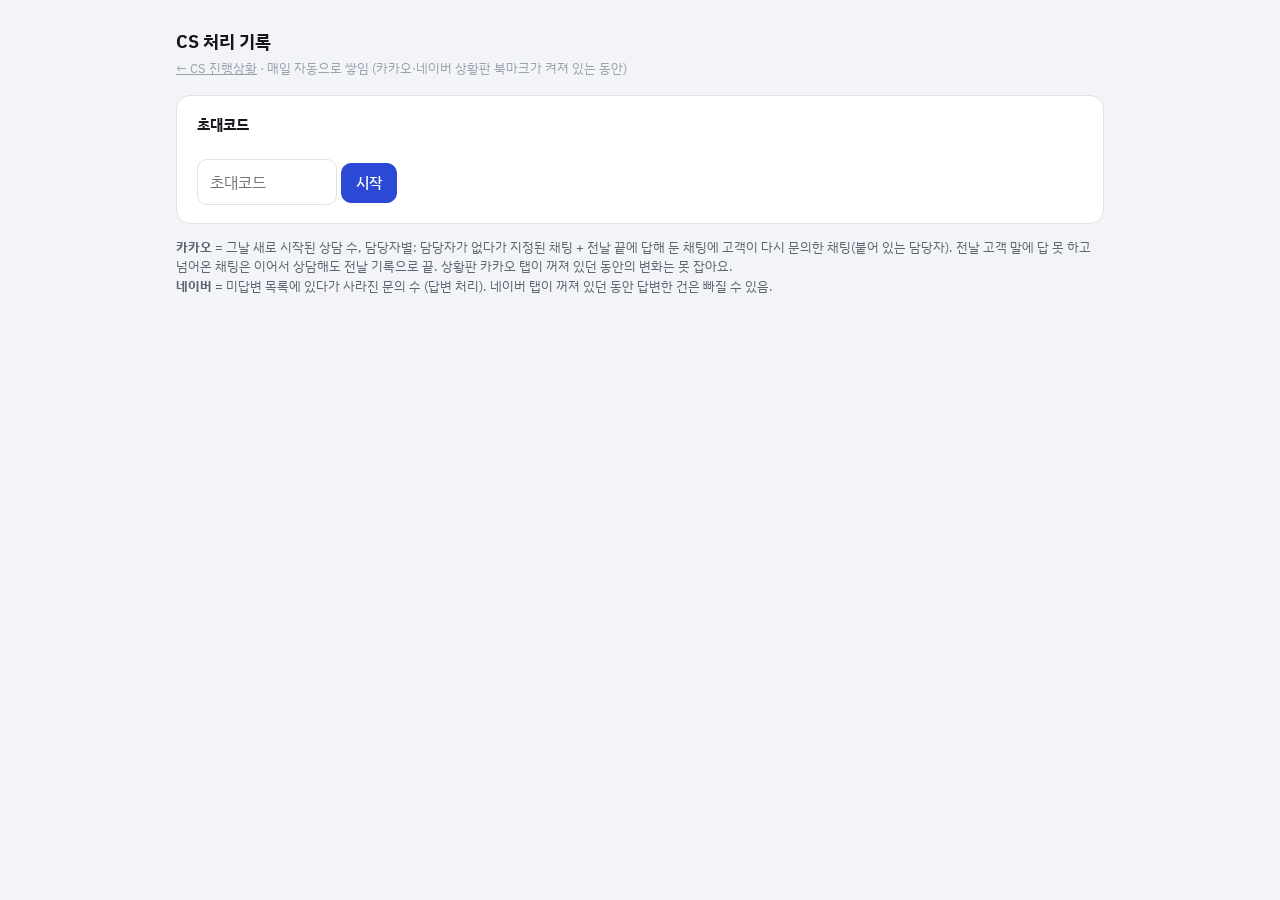
<file: cs-record.html>
<!doctype html>
<html lang="ko">
<head>
<meta charset="utf-8">
<meta name="viewport" content="width=device-width, initial-scale=1, viewport-fit=cover">
<title>CS 처리 기록</title>
<link rel="preconnect" href="https://fonts.googleapis.com">
<link rel="stylesheet" href="https://fonts.googleapis.com/css2?family=IBM+Plex+Sans+KR:wght@400;500;700&family=Archivo:wght@600;800&display=swap">
<style>
:root{--bg:#F3F4F7;--surface:#FFFFFF;--surface2:#EBEDF2;--ink:#15171C;--ink2:#5E6472;--ink3:#9AA0AD;--line:#DFE2E9;--accent:#2C49D6;--accent-ink:#FFFFFF;--danger:#CC3F38}
@media (prefers-color-scheme: dark){ :root:not([data-theme="light"]){--bg:#111318;--surface:#1A1D24;--surface2:#242832;--ink:#EDEFF4;--ink2:#A2A8B5;--ink3:#6C7280;--line:#2C313B;--accent:#7C93FF;--accent-ink:#0B1030;--danger:#F0665E}}
*{box-sizing:border-box}
html,body{margin:0;background:var(--bg);color:var(--ink);font-family:"IBM Plex Sans KR",-apple-system,"Apple SD Gothic Neo","Noto Sans KR",sans-serif;font-size:15px;line-height:1.5}
main{max-width:960px;margin:0 auto;padding:28px 16px 40px}
h1{font-size:18px;margin:0 0 4px} .sub{color:var(--ink3);font-size:13px;margin:0 0 16px} .sub a{color:inherit}
.bar{display:flex;gap:8px;align-items:center;margin-bottom:12px;flex-wrap:wrap}
button{font:inherit;padding:8px 14px;border-radius:10px;border:1px solid var(--line);background:var(--surface);color:var(--ink);cursor:pointer;font-weight:500}
button.pri{background:var(--accent);color:var(--accent-ink);border-color:var(--accent)}
input{font:inherit;font-size:16px;padding:10px 12px;border:1px solid var(--line);border-radius:10px;width:140px;background:var(--surface);color:var(--ink)}
.wrap{overflow-x:auto;background:var(--surface);border:1px solid var(--line);border-radius:14px}
table{border-collapse:collapse;width:100%;font-variant-numeric:tabular-nums}
th,td{padding:10px 14px;text-align:right;border-bottom:1px solid var(--line);white-space:nowrap}
th:first-child,td:first-child{text-align:left}
th{font-size:13px;color:var(--ink2);font-weight:500;background:var(--surface2)}
th.grp{text-align:center;border-left:1px solid var(--line)} td.l,th.l{border-left:1px solid var(--line)}
td.sum{font-weight:700} tr.today td{background:color-mix(in srgb,var(--accent) 7%,transparent)}
.note{font-size:13px;color:var(--ink2);margin-top:14px} .err{color:var(--danger)}
.login{background:var(--surface);border:1px solid var(--line);border-radius:14px;padding:18px 20px}
</style>
</head>
<body>
<main>
<h1>CS 처리 기록</h1>
<p class="sub"><a href="cs-board.html">← CS 진행상황</a> · 매일 자동으로 쌓임 (카카오·네이버 상황판 북마크가 켜져 있는 동안)</p>
<div id="app"></div>
<p class="note">
  <b>카카오</b> = 그날 새로 시작된 상담 수, 담당자별: 담당자가 없다가 지정된 채팅 + 전날 끝에 답해 둔 채팅에 고객이 다시 문의한 채팅(붙어 있는 담당자). 전날 고객 말에 답 못 하고 넘어온 채팅은 이어서 상담해도 전날 기록으로 끝. 상황판 카카오 탭이 꺼져 있던 동안의 변화는 못 잡아요.<br>
  <b>네이버</b> = 미답변 목록에 있다가 사라진 문의 수 (답변 처리). 네이버 탭이 꺼져 있던 동안 답변한 건은 빠질 수 있음.
</p>
<script>
const API='https://pydxcqfztjogmztvayux.supabase.co/functions/v1/cs-lookup';
const CODE_KEY='cs_code';
const store={ get:k=>{ try{ return localStorage.getItem(k); }catch(e){ return null; } }, set:(k,v)=>{ try{ localStorage.setItem(k,v); }catch(e){} } };
const app=document.querySelector('#app'), esc=s=>String(s??'').replace(/[&<>"]/g,c=>({'&':'&amp;','<':'&lt;','>':'&gt;','"':'&quot;'}[c]));
const kst=()=>new Date(Date.now()+9*3600e3).toISOString().slice(0,10);
let code=new URLSearchParams(location.search).get('code')||store.get(CODE_KEY)||'', days=[], err='';

function table(){
  const staff=[...new Set(days.flatMap(d=>Object.keys(d.kakao)))].sort((a,b)=>(a==='미지정')-(b==='미지정')||a.localeCompare(b,'ko'));
  const rows=days.map(d=>{ const sum=Object.values(d.kakao).reduce((a,b)=>a+b,0);
    return [d.day,...staff.map(s=>d.kakao[s]||0),sum,d.naver]; });
  return {head:['날짜',...staff,'카카오 합계','네이버 답변'],staff,rows};
}
function render(){
  if(!code){ app.innerHTML=`<form class="login" id="login"><b>초대코드</b><br><br><input id="c" inputmode="numeric" autocomplete="off" placeholder="초대코드"> <button class="pri">시작</button> ${err?`<p class="err">${esc(err)}</p>`:''}</form>`;
    document.querySelector('#login').onsubmit=e=>{ e.preventDefault(); code=document.querySelector('#c').value.trim(); err=''; load(); }; return; }
  const {staff,rows}=table(), today=kst();
  app.innerHTML=`<div class="bar"><button id="csv">CSV 다운로드</button><button id="re">새로고침</button>${err?`<span class="err">${esc(err)}</span>`:''}</div>`+
    (rows.length?`<div class="wrap"><table><thead>
      <tr><th rowspan="2">날짜</th><th class="grp" colspan="${staff.length+1}">카카오 상담채널 (담당자별)</th><th class="grp" rowspan="2">네이버<br>답변</th></tr>
      <tr>${staff.map((s,i)=>`<th${i?'':' class="l"'}>${esc(s)}</th>`).join('')}<th>합계</th></tr></thead><tbody>
      ${rows.map(r=>`<tr${r[0]===today?' class="today"':''}><td>${r[0]}${r[0]===today?' (오늘)':''}</td>${r.slice(1,-2).map((v,i)=>`<td${i?'':' class="l"'}>${v}</td>`).join('')}<td class="sum">${r.at(-2)}</td><td class="l">${r.at(-1)}</td></tr>`).join('')}
      </tbody></table></div>`:`<div class="login">아직 기록이 없어요. 카카오 채팅 탭에서 상황판 북마크를 누르면 1분 안에 오늘 줄이 생깁니다.</div>`);
  document.querySelector('#re').onclick=load;
  document.querySelector('#csv').onclick=()=>{ const t=table();
    const csv='﻿'+[t.head,...t.rows].map(r=>r.map(v=>/[",\n]/.test(v)?`"${String(v).replace(/"/g,'""')}"`:v).join(',')).join('\n');
    const a=document.createElement('a'); a.href=URL.createObjectURL(new Blob([csv],{type:'text/csv'})); a.download=`CS처리기록_${today}.csv`; a.click(); };
}
async function load(){
  if(!code) return render();
  try{
    const r=await fetch(API,{method:'POST',headers:{'Content-Type':'application/json','x-cs-code':code},body:JSON.stringify({action:'records'})});
    if(r.status===401){ code=''; err='초대코드가 맞지 않습니다'; return render(); }
    const j=await r.json(); if(j.error) throw new Error(j.error);
    days=j.days; err=''; store.set(CODE_KEY,code);
  }catch(e){ err='불러오기 실패 ('+e.message+')'; }
  render();
}
load(); setInterval(load,60e3);
</script>
</main>
</body>
</html>
</file>
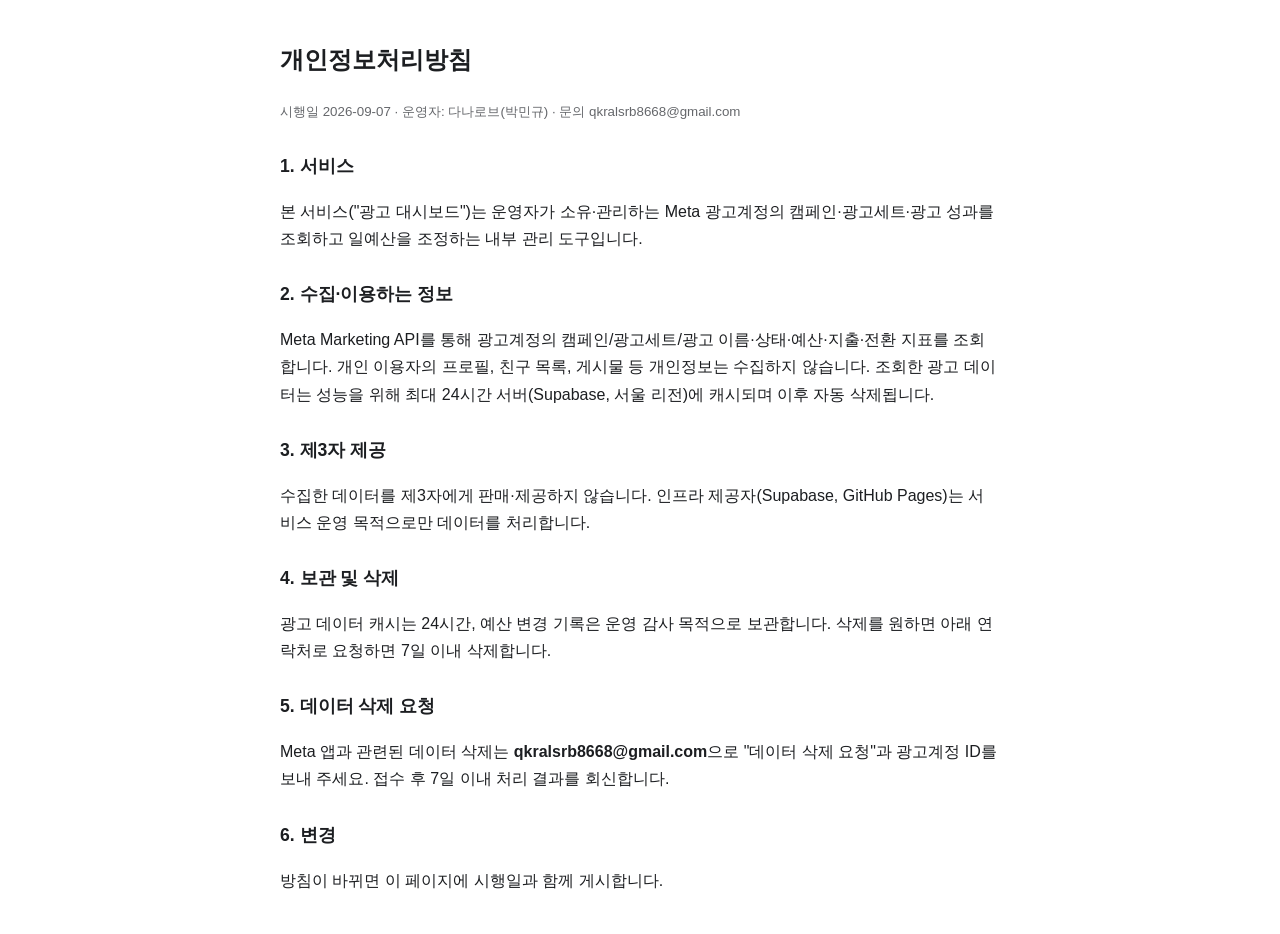
<file: privacy.html>
<!DOCTYPE html><html lang="ko"><head><meta charset="UTF-8"><meta name="viewport" content="width=device-width,initial-scale=1"><title>개인정보처리방침 — 광고 대시보드</title>
<style>body{font-family:-apple-system,"Apple SD Gothic Neo",sans-serif;max-width:720px;margin:40px auto;padding:0 20px;line-height:1.7;color:#1c1e21}h1{font-size:1.5rem}h2{font-size:1.1rem;margin-top:28px}small{color:#65676b}</style></head><body>
<h1>개인정보처리방침</h1>
<small>시행일 2026-09-07 · 운영자: 다나로브(박민규) · 문의 qkralsrb8668@gmail.com</small>
<h2>1. 서비스</h2><p>본 서비스("광고 대시보드")는 운영자가 소유·관리하는 Meta 광고계정의 캠페인·광고세트·광고 성과를 조회하고 일예산을 조정하는 내부 관리 도구입니다.</p>
<h2>2. 수집·이용하는 정보</h2><p>Meta Marketing API를 통해 광고계정의 캠페인/광고세트/광고 이름·상태·예산·지출·전환 지표를 조회합니다. 개인 이용자의 프로필, 친구 목록, 게시물 등 개인정보는 수집하지 않습니다. 조회한 광고 데이터는 성능을 위해 최대 24시간 서버(Supabase, 서울 리전)에 캐시되며 이후 자동 삭제됩니다.</p>
<h2>3. 제3자 제공</h2><p>수집한 데이터를 제3자에게 판매·제공하지 않습니다. 인프라 제공자(Supabase, GitHub Pages)는 서비스 운영 목적으로만 데이터를 처리합니다.</p>
<h2>4. 보관 및 삭제</h2><p>광고 데이터 캐시는 24시간, 예산 변경 기록은 운영 감사 목적으로 보관합니다. 삭제를 원하면 아래 연락처로 요청하면 7일 이내 삭제합니다.</p>
<h2>5. 데이터 삭제 요청</h2><p>Meta 앱과 관련된 데이터 삭제는 <b>qkralsrb8668@gmail.com</b>으로 "데이터 삭제 요청"과 광고계정 ID를 보내 주세요. 접수 후 7일 이내 처리 결과를 회신합니다.</p>
<h2>6. 변경</h2><p>방침이 바뀌면 이 페이지에 시행일과 함께 게시합니다.</p>
</body></html>
</file>
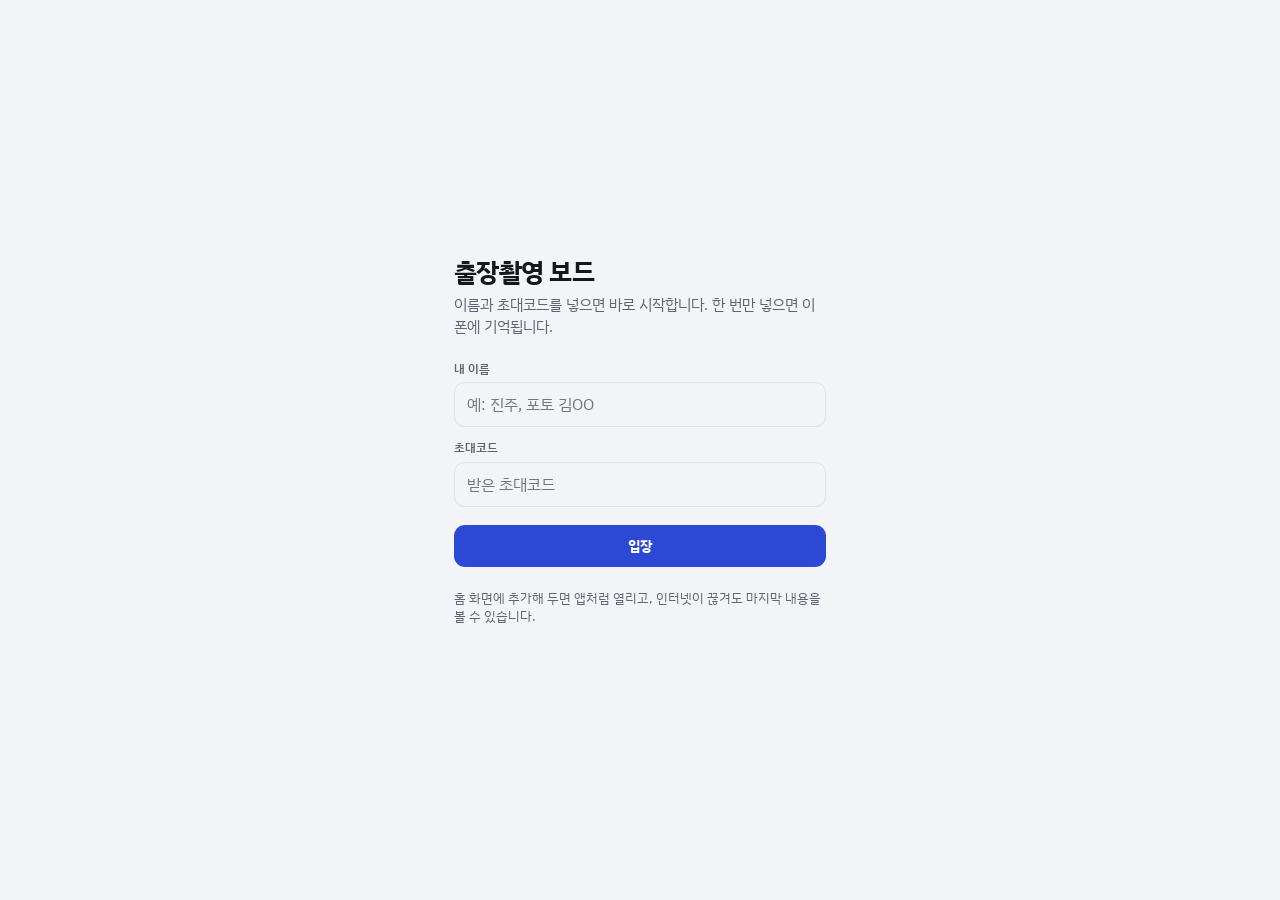
<file: shoot-board.html>
<!doctype html>
<html lang="ko">
<head>
<meta charset="utf-8">
<meta name="viewport" content="width=device-width, initial-scale=1, viewport-fit=cover">
<title>출장촬영 보드</title>
<meta name="theme-color" content="#15171C">
<meta name="apple-mobile-web-app-capable" content="yes">
<meta name="apple-mobile-web-app-status-bar-style" content="default">
<meta name="apple-mobile-web-app-title" content="촬영보드">
<link rel="manifest" href="shoot-board.webmanifest">
<link rel="apple-touch-icon" href="shoot-icon-192.png">
<link rel="icon" href="shoot-icon-192.png">
<link rel="preconnect" href="https://fonts.googleapis.com">
<link rel="stylesheet" href="https://fonts.googleapis.com/css2?family=IBM+Plex+Sans+KR:wght@400;500;700&family=Archivo:wght@600;800&display=swap">
<style>
:root{
  --bg:#F3F4F7; --surface:#FFFFFF; --surface2:#EBEDF2; --ink:#15171C; --ink2:#5E6472; --ink3:#9AA0AD;
  --line:#DFE2E9; --accent:#2C49D6; --accent-soft:#E4E9FB; --accent-ink:#FFFFFF;
  --ok:#1C8F63; --ok-soft:#DDF3E8; --warn:#C7791F; --warn-soft:#FBEBD3; --danger:#CC3F38;
  --shadow:0 8px 28px rgba(20,24,40,.14); --radius:14px;
}
@media (prefers-color-scheme: dark){ :root{
  --bg:#111318; --surface:#1A1D24; --surface2:#242832; --ink:#EDEFF4; --ink2:#A2A8B5; --ink3:#6C7280;
  --line:#2C313B; --accent:#7C93FF; --accent-soft:#232B4A; --accent-ink:#0B1030;
  --ok:#3DC98F; --ok-soft:#173327; --warn:#E5A04A; --warn-soft:#3A2C16; --danger:#F0665E;
  --shadow:0 8px 28px rgba(0,0,0,.5);
}}
*{box-sizing:border-box}
html{overflow-x:hidden;-webkit-text-size-adjust:100%}
html,body{margin:0;overflow-x:hidden;max-width:100vw;background:var(--bg);color:var(--ink);font-family:"IBM Plex Sans KR",-apple-system,"Apple SD Gothic Neo","Noto Sans KR",sans-serif;font-size:15px;line-height:1.45;-webkit-tap-highlight-color:transparent}
button,input,select,textarea{font:inherit;color:inherit}
input,select,textarea{font-size:16px}
button,a,.card,.pill,.chip,.tab{touch-action:manipulation}
button{cursor:pointer;border:0;background:none;padding:0}
.num{font-family:"Archivo","IBM Plex Sans KR",sans-serif;font-variant-numeric:tabular-nums}
#app{max-width:600px;margin:0 auto;min-height:100vh;display:flex;flex-direction:column;background:var(--bg)}
.hdr{position:sticky;top:0;z-index:20;background:var(--bg);padding:calc(14px + env(safe-area-inset-top)) 16px 8px;display:flex;align-items:center;gap:10px}
.hdr h1{margin:0;font-size:17px;font-weight:700;letter-spacing:-.01em;flex:1;min-width:0;overflow:hidden;text-overflow:ellipsis;white-space:nowrap}
.status{display:inline-flex;align-items:center;gap:6px;font-size:12px;color:var(--ink2);padding:5px 9px;border-radius:999px;background:var(--surface);border:1px solid var(--line);white-space:nowrap}
.status i{width:8px;height:8px;border-radius:50%;background:var(--ink3)}
.status.live i{background:var(--ok)} .status.off i{background:var(--warn)} .status.pending i{background:var(--accent)}
.main{flex:1;padding:4px 16px 96px}
.pills{display:flex;gap:6px;overflow-x:auto;padding:6px 16px 10px;scrollbar-width:none;margin:0 -16px}
.pills::-webkit-scrollbar{display:none}
.pill{flex:none;padding:7px 12px;border-radius:999px;background:var(--surface);border:1px solid var(--line);font-size:13px;font-weight:500;color:var(--ink2);display:flex;flex-direction:column;align-items:center;line-height:1.15}
.pill small{font-size:10.5px;font-weight:400;color:var(--ink3);margin-top:1px}
.pill.on{background:var(--ink);color:var(--bg);border-color:var(--ink)} .pill.on small{color:var(--bg);opacity:.7}
.chips{display:flex;gap:6px;flex-wrap:wrap;margin-bottom:12px}
.chip{padding:5px 11px;border-radius:8px;background:var(--surface2);font-size:13px;font-weight:500;color:var(--ink2)}
.chip.on{background:var(--accent-soft);color:var(--accent)}
.sec{margin:14px 0 8px;display:flex;align-items:baseline;gap:10px}
.sec h2{margin:0;font-size:15px;font-weight:700;flex:1}
.sec .meta{font-size:13px;color:var(--ink2)}
.bar{height:5px;border-radius:3px;background:var(--surface2);overflow:hidden;margin:6px 0 10px}
.bar b{display:block;height:100%;background:var(--ok);border-radius:3px;transition:width .25s}
.empty{color:var(--ink3);font-size:13.5px;padding:20px 0;text-align:center}
.grid{display:grid;grid-template-columns:repeat(3,1fr);gap:8px}
.grid.small{grid-template-columns:repeat(5,1fr);gap:5px}
.grid.small .card{border-radius:8px}
.grid.small .chk{width:22px;height:22px;right:4px;top:4px;font-size:12px}
.grid.small .no{left:5px;bottom:4px;font-size:10px}
.grid.small .zoom{width:20px;height:20px;font-size:11px;right:4px;bottom:4px;border-radius:6px}
.grid.small .mstrip{font-size:9.5px;padding:3px 22px 3px 16px}
.card{position:relative;border-radius:12px;overflow:hidden;background:var(--surface2);aspect-ratio:3/4;box-shadow:0 1px 2px rgba(0,0,0,.06)}
.card img{width:100%;height:100%;object-fit:cover;display:block}
.card,.shots .s{contain:content}
.card .no{position:absolute;left:7px;bottom:6px;font-size:11px;font-weight:700;color:#fff;text-shadow:0 1px 3px rgba(0,0,0,.6)}
.card .lbl{position:absolute;left:7px;top:6px;font-size:10.5px;font-weight:600;color:#fff;background:rgba(0,0,0,.5);padding:2px 6px;border-radius:6px}
.card .chk{position:absolute;right:6px;top:6px;width:30px;height:30px;border-radius:50%;background:rgba(255,255,255,.9);border:2px solid rgba(0,0,0,.15);display:flex;align-items:center;justify-content:center;color:transparent;font-weight:800}
.card.done img{opacity:.42}
.card.done .chk{background:var(--ok);border-color:var(--ok);color:#fff}
.card .zoom{position:absolute;right:6px;bottom:6px;width:26px;height:26px;border-radius:8px;background:rgba(0,0,0,.45);color:#fff;font-size:13px;display:flex;align-items:center;justify-content:center}
.card.sel{outline:3px solid var(--accent);outline-offset:-3px}
.card.hasmemo{outline:2.5px solid var(--warn);outline-offset:-2.5px}
.card .no{z-index:1}
.card .mstrip{position:absolute;left:0;right:0;bottom:0;background:rgba(199,121,31,.92);color:#fff;font-size:11px;font-weight:600;line-height:1.3;padding:4px 30px 4px 22px;white-space:nowrap;overflow:hidden;text-overflow:ellipsis}
.mrow{display:flex;gap:10px;align-items:flex-start;background:var(--surface);border:1px solid var(--line);border-radius:var(--radius);padding:10px;margin-bottom:8px}
.mrow.done{opacity:.55}
.mrow.done .mnote{text-decoration:line-through}
.mth{flex:none;width:56px;height:74px;border-radius:8px;overflow:hidden;background:var(--surface2)}
.mth img{width:100%;height:100%;object-fit:cover;display:block}
.mbody{flex:1;min-width:0}
.mlbl{font-size:12px;font-weight:600;color:var(--ink2)}
.mnote{font-size:14px;margin-top:2px;white-space:pre-wrap;word-break:break-word}
.reel{background:var(--surface);border:1px solid var(--line);border-radius:var(--radius);padding:12px 12px 10px;margin-bottom:10px}
.reel.done{opacity:.6}
.reel .top{display:flex;gap:10px;align-items:flex-start}
.reel .ttl{flex:1;font-weight:700;font-size:14.5px;line-height:1.35;text-wrap:balance}
.reel .tag{font-size:11px;font-weight:600;color:var(--accent);background:var(--accent-soft);padding:2px 7px;border-radius:6px;display:inline-block;margin-bottom:5px}
.reel .tag.any{color:var(--warn);background:var(--warn-soft)}
.tick{flex:none;width:36px;height:36px;border-radius:50%;border:2px solid var(--line);background:var(--surface);display:flex;align-items:center;justify-content:center;font-weight:800;color:transparent}
.tick.on{background:var(--ok);border-color:var(--ok);color:#fff}
.shots{display:flex;gap:6px;overflow-x:auto;margin:10px -12px 0;padding:0 12px;scrollbar-width:none}
.shots::-webkit-scrollbar{display:none}
.shots .s{flex:none;width:78px;height:118px;border-radius:9px;overflow:hidden;background:var(--surface2)}
.shots .s img{width:100%;height:100%;object-fit:cover;display:block}
.shots .s.o{width:64px;height:86px;position:relative}
.shots .s.o span{position:absolute;left:0;right:0;bottom:0;font-size:10px;color:#fff;background:rgba(0,0,0,.5);padding:1px 4px;text-align:center}
.note{font-size:13px;color:var(--ink2);margin-top:8px;white-space:pre-wrap}
.props{font-size:12.5px;margin-top:6px;color:var(--warn);font-weight:500}
.links{display:flex;gap:6px;flex-wrap:wrap;margin-top:8px}
.lnk{font-size:12.5px;font-weight:600;color:var(--accent);background:var(--accent-soft);padding:5px 10px;border-radius:8px;text-decoration:none;display:inline-flex;gap:5px;align-items:center}
.sch{background:var(--surface);border:1px solid var(--line);border-radius:var(--radius);padding:12px;margin-bottom:10px;display:flex;gap:12px;align-items:flex-start}
.sch.done{opacity:.55}
.sch .when{font-size:12px;font-weight:600;color:var(--accent)}
.sch .t{font-weight:700;margin:2px 0}
.panel{background:var(--surface);border:1px solid var(--line);border-radius:var(--radius);padding:14px;margin-bottom:12px}
.panel h3{margin:0 0 8px;font-size:13px;font-weight:700;color:var(--ink2);letter-spacing:.04em;text-transform:uppercase}
.kv{display:flex;justify-content:space-between;gap:12px;padding:7px 0;border-top:1px solid var(--line);font-size:14px}
.kv:first-of-type{border-top:0}
.kv span:last-child{color:var(--ink2);text-align:right}
.field{margin-bottom:12px}
.field label{display:block;font-size:12px;font-weight:600;color:var(--ink2);margin-bottom:5px}
.in{width:100%;padding:10px 12px;border:1px solid var(--line);border-radius:10px;background:var(--bg);outline:none}
.in:focus{border-color:var(--accent)}
textarea.in{min-height:80px;resize:vertical}
.btn{display:inline-flex;align-items:center;justify-content:center;gap:6px;padding:11px 16px;border-radius:11px;font-weight:700;font-size:14px;background:var(--surface2);color:var(--ink)}
.btn.pri{background:var(--accent);color:var(--accent-ink)}
.btn.ok{background:var(--ok);color:#fff}
.btn.danger{color:var(--danger)}
.btn.sm{padding:7px 11px;font-size:13px;border-radius:9px}
.btn:disabled{opacity:.5}
.btnrow{display:flex;gap:8px;margin-top:6px}
.btnrow .btn{flex:1}
.fab{position:fixed;right:max(16px,calc(50% - 284px));bottom:calc(78px + env(safe-area-inset-bottom));z-index:15;padding:13px 18px;border-radius:999px;background:var(--ink);color:var(--bg);font-weight:700;font-size:14px;box-shadow:var(--shadow)}
.tabs{position:fixed;left:0;right:0;bottom:0;z-index:20;display:flex;justify-content:center;background:var(--surface);border-top:1px solid var(--line);padding-bottom:env(safe-area-inset-bottom)}
.tabs .w{width:100%;max-width:600px;display:flex}
.tab{flex:1;padding:9px 0 8px;display:flex;flex-direction:column;align-items:center;gap:2px;font-size:11px;color:var(--ink3);font-weight:500}
.tab svg{width:22px;height:22px;stroke:currentColor;fill:none;stroke-width:1.8;stroke-linecap:round;stroke-linejoin:round}
.tab.on{color:var(--ink);font-weight:700}
.ov{position:fixed;inset:0;z-index:30;background:rgba(10,12,20,.5);display:flex;align-items:flex-end;justify-content:center}
.sheet{width:100%;max-width:600px;max-height:92vh;overflow:auto;background:var(--surface);border-radius:20px 20px 0 0;padding:10px 16px calc(28px + env(safe-area-inset-bottom));box-shadow:var(--shadow)}
.sheet .grip{width:40px;height:4px;border-radius:2px;background:var(--line);margin:0 auto 12px}
.sheet h2{margin:0 0 12px;font-size:17px}
.big{width:100%;aspect-ratio:3/4;max-height:52vh;object-fit:contain;background:var(--surface2);border-radius:14px;display:block}
.two{display:grid;grid-template-columns:1fr 1fr;gap:10px}
.toast{position:fixed;left:50%;transform:translateX(-50%);bottom:130px;z-index:40;background:var(--ink);color:var(--bg);padding:9px 14px;border-radius:10px;font-size:13px;box-shadow:var(--shadow)}
.today-hero{display:flex;align-items:baseline;gap:10px;margin:4px 0 2px}
.today-hero .d{font-size:34px;font-weight:800;letter-spacing:-.02em;line-height:1}
.today-hero .dt{font-size:13px;color:var(--ink2)}
.loc{display:flex;align-items:center;gap:8px;margin:8px 0 2px;font-size:13.5px;color:var(--ink2)}
.loc b{color:var(--ink);font-weight:600}
.loc{flex-wrap:wrap}
.loc button{font-size:12px;color:var(--accent);font-weight:600;padding:4px 8px;border-radius:7px;background:var(--accent-soft)}
.lchip{display:inline-flex;align-items:center;gap:6px;background:var(--surface);border:1px solid var(--line);border-radius:8px;padding:4px 8px;color:var(--ink);font-weight:600;font-size:13px}
.lchip a{font-size:11px;color:var(--accent);text-decoration:none;background:var(--accent-soft);padding:1px 6px;border-radius:5px}
.sug{margin-top:6px}
.sug button{display:block;width:100%;text-align:left;padding:9px 10px;border-bottom:1px solid var(--line);font-size:14px}
.sug button small{display:block;font-size:11.5px;color:var(--ink3);margin-top:1px;white-space:nowrap;overflow:hidden;text-overflow:ellipsis}
.sug .busy{font-size:12px;color:var(--ink3);padding:6px 10px}
.loclist{margin-bottom:12px}
.locitem{display:flex;align-items:center;gap:8px;padding:9px 10px;background:var(--bg);border:1px solid var(--line);border-radius:10px;margin-bottom:6px}
.locitem button{color:var(--danger);font-weight:700;padding:4px 8px}
.dayact{display:flex;gap:8px;margin:10px 0 2px}
.dayact .btn{flex:1}
.stat{display:grid;grid-template-columns:1fr 1fr;gap:8px;margin:12px 0 4px}
.stat div{background:var(--surface);border:1px solid var(--line);border-radius:12px;padding:10px 12px}
.stat b{display:block;font-size:22px;font-weight:800;line-height:1.1}
.stat span{font-size:12px;color:var(--ink2)}
.hint{font-size:12.5px;color:var(--ink3);margin:6px 0 0}
.login{min-height:100vh;display:flex;flex-direction:column;justify-content:center;padding:32px 24px;max-width:420px;margin:0 auto}
.login h1{font-size:26px;margin:0 0 4px;letter-spacing:-.02em}
.login p{color:var(--ink2);margin:0 0 22px}
.err{color:var(--danger);font-size:13px;margin-top:8px}
a:focus-visible,button:focus-visible,.in:focus-visible{outline:2px solid var(--accent);outline-offset:2px}
@media (prefers-reduced-motion:reduce){*{transition:none!important}}
</style>
</head>
<body>
<div id="app"></div>
<input type="file" id="fileIn" accept="image/*" multiple hidden>
<script>
(function(){
const CFG={API:'https://pydxcqfztjogmztvayux.supabase.co/functions/v1/shoot-board',PHOTO:'https://pydxcqfztjogmztvayux.supabase.co/storage/v1/object/public/shoot-photos/'};
const DEFAULT_TRIP='sapporo-2026-09', TRIP_KEY='sb.trip', ME_KEY='sb.me', CODE_KEY='sb.code';
const $=s=>document.querySelector(s);
const esc=s=>String(s==null?'':s).replace(/[&<>"']/g,c=>({'&':'&amp;','<':'&lt;','>':'&gt;','"':'&quot;',"'":'&#39;'}[c]));
const uid=p=>p+'_'+Date.now().toString(36)+Math.random().toString(36).slice(2,6);
const WD=['일','월','화','수','목','금','토'];
const KIND={outfits:'outfit',reels:'reel',schedule:'schedule'}, COLL={outfit:'outfits',reel:'reels',schedule:'schedule'};

/* ---------- IndexedDB (기기 저장) ---------- */
const idb={db:null,
  open(){return new Promise(res=>{try{const r=indexedDB.open('shootboard2',1);
    r.onupgradeneeded=()=>{const d=r.result;d.createObjectStore('kv');d.createObjectStore('queue',{keyPath:'k',autoIncrement:true});};
    r.onsuccess=()=>{idb.db=r.result;res(true)};r.onerror=()=>res(false);}catch(e){res(false)}})},
  tx(st,mode,fn){return new Promise(res=>{if(!idb.db)return res(undefined);try{const t=idb.db.transaction(st,mode);const q=fn(t.objectStore(st));t.oncomplete=()=>res(q&&q.result);t.onerror=()=>res(undefined);}catch(e){res(undefined)}})},
  get(st,k){return idb.tx(st,'readonly',s=>s.get(k))},
  put(st,v,k){return idb.tx(st,'readwrite',s=>k===undefined?s.put(v):s.put(v,k))},
  del(st,k){return idb.tx(st,'readwrite',s=>s.delete(k))},
  all(st){return idb.tx(st,'readonly',s=>s.getAll())},
};

/* ---------- 상태 ---------- */
const S={tripId:null,trips:[],trip:null,outfits:[],reels:[],schedule:[],localPhotos:{},since:null,
  tab:'today',day:1,model:'all',reelDay:'all',online:navigator.onLine,netErr:false,syncing:false,lastSync:null,queue:[],
  me:localStorage.getItem(ME_KEY)||'',code:localStorage.getItem(CODE_KEY)||'',auth:'unknown',loginErr:'',loginBusy:false,
  sheet:null,pp:{done:0,total:0,err:0},toast:''};

const models=()=>(S.trip&&S.trip.models)||[];
const dayCount=()=>(S.trip&&S.trip.days)||4;
function dayDate(i){ if(!S.trip||!S.trip.start) return null; const d=new Date(S.trip.start+'T00:00:00'); d.setDate(d.getDate()+i-1); return d; }
const fmtD=d=>d?`${d.getMonth()+1}/${d.getDate()} (${WD[d.getDay()]})`:'';
function todayIndex(){ const t=new Date(); t.setHours(0,0,0,0); for(let i=1;i<=dayCount();i++){const d=dayDate(i); if(d&&d.getTime()===t.getTime()) return i;} return null; }
const byOrder=(a,b)=>(a.day-b.day)||(a.order-b.order)||(a.id>b.id?1:-1);
const live=()=>S.outfits.filter(o=>!o.trashed);
const outfitsOf=(day,model)=>live().filter(o=>o.day===day&&(model==='all'||o.model===model)).sort(byOrder);
const outfitLabel=o=>`${o.model} ${o.day}일차-${o.order}`;
const photoUrl=id=>id?(S.localPhotos[id]||(CFG.PHOTO+id+'.jpg')):'';
const thumbUrl=id=>id?(S.localPhotos[id]||(CFG.PHOTO+id+'_t.jpg')):'';
const normTrip=t=>t?({id:t.id,name:t.name,start:t.start_date||t.start||'',days:t.days,models:t.models||[],locations:t.locations||{}}):null;
const locOf=d=>(S.trip&&S.trip.locations&&S.trip.locations[d])||'';
const parseLoc=line=>{ const m=/^(.*?)\s*@(-?\d+(?:\.\d+)?),(-?\d+(?:\.\d+)?)$/.exec(line); return m?{name:m[1].trim(),ll:m[2]+','+m[3]}:{name:line.trim(),ll:''}; };
const locList=d=>locOf(d).split('\n').map(x=>x.trim()).filter(Boolean).map(parseLoc);
const locNames=d=>locList(d).map(l=>l.name);
const mapUrl=l=>'https://www.google.com/maps/search/?api=1&query='+encodeURIComponent(l.ll||l.name);
const locChips=d=>locList(d).map(l=>`<span class="lchip">📍 ${esc(l.name)}<a href="${mapUrl(l)}" target="_blank" rel="noopener" title="지도">지도</a></span>`).join('');

/* ---------- API ---------- */
async function api(action,body){ let r; try{ r=await fetch(CFG.API,{method:'POST',headers:{'Content-Type':'application/json','x-shoot-code':S.code||''},body:JSON.stringify({action,...(body||{})})}); }
  catch(e){ S.netErr=true; throw {code:'network'}; }
  S.netErr=false;
  if(r.status===401){ S.auth='bad'; render(); throw {code:'unauthorized'}; }
  const data=await r.json().catch(()=>({}));
  if(!r.ok) throw {code:'http_'+r.status,message:data.error||('HTTP '+r.status)};
  return data; }

/* ---------- 사진 ---------- */
function imgTag(id){ return id?`<img src="${esc(thumbUrl(id))}" alt="" decoding="async" draggable="false" onerror="if(!this.dataset.f){this.dataset.f=1;this.src=this.src.replace('_t.jpg','.jpg')}">`:'<div class="ph"></div>'; }
function loadImage(file){ return new Promise((res,rej)=>{ const u=URL.createObjectURL(file); const im=new Image(); im.onload=()=>{res(im);URL.revokeObjectURL(u)}; im.onerror=rej; im.src=u; }); }
function shrink(im,max,q){ const r=Math.min(1,max/Math.max(im.naturalWidth,im.naturalHeight)); const c=document.createElement('canvas'); c.width=Math.round(im.naturalWidth*r); c.height=Math.round(im.naturalHeight*r); c.getContext('2d').drawImage(im,0,0,c.width,c.height); return c.toDataURL('image/jpeg',q); }
async function fileToJpegs(file){ const im=await loadImage(file); return {full:shrink(im,720,0.72),thumb:shrink(im,320,0.7)}; }
let prefetching=false, prefetchAgain=false, prefetchTimer=null;
function prefetchSoon(ms){ clearTimeout(prefetchTimer); prefetchTimer=setTimeout(prefetchPhotos,ms||2500); }
async function prefetchPhotos(){ if(!S.online) return; if(prefetching){prefetchAgain=true;return;} prefetching=true;
  const ids=[...new Set([...S.outfits.map(o=>o.photoId),...S.reels.flatMap(r=>r.shotIds||[])].filter(id=>id&&!S.localPhotos[id]))];
  const urls=[...ids.map(thumbUrl),...ids.map(photoUrl)];
  S.pp.total=ids.length; S.pp.done=0; S.pp.err=0; let i=0;
  const w=async()=>{ while(i<urls.length){ const k=i++; try{ const r=await fetch(urls[k],{cache:'force-cache'}); if(!r.ok&&k>=ids.length) S.pp.err++; }catch(e){ if(k>=ids.length) S.pp.err++; } if(k>=ids.length){ S.pp.done++; updateStatus(); } } };
  await Promise.all([w(),w()]);
  prefetching=false; updateStatus(); if(prefetchAgain){prefetchAgain=false; prefetchSoon(1000);} }

/* ---------- 변경: 먼저 화면에 반영, 큐에 넣고, 연결되면 서버로 ---------- */
function applyLocal(q){
  if(q.op==='upload'){ if(q.show) S.localPhotos[q.show]=q.b64; else if(!q.id.endsWith('_t')) S.localPhotos[q.id]=S.localPhotos[q.id]||q.b64; return; }
  if(q.op==='trip_set'){ const t=normTrip(q.trip); const i=S.trips.findIndex(x=>x.id===t.id); i<0?S.trips.push(t):S.trips[i]=t; if(t.id===S.tripId) S.trip=t; return; }
  if(q.trip_id!==S.tripId) return; const arr=S[COLL[q.kind]]; if(!arr) return; const i=arr.findIndex(x=>x.id===q.id);
  if(q.op==='delete'){ if(i>=0) arr.splice(i,1); }
  else if(q.op==='patch'){ const cur=i>=0?arr[i]:{id:q.id}; const by={...(cur.by||{})}; for(const k of Object.keys(q.fields)) by[k]=q.by||''; const d={...cur,...q.fields,by,id:q.id}; i<0?arr.push(d):arr[i]=d; }
  else { const d={...q.data,id:q.id}; i<0?arr.push(d):arr[i]=d; } }
async function mutate(q){ q=JSON.parse(JSON.stringify(q)); if(q.data) delete q.data.id; applyLocal(q); const k=await idb.put('queue',q); q.k=k; S.queue.push(q); saveCache(); render(); flush(); }
const setItem=(kind,id,data)=>mutate({op:'set',trip_id:S.tripId,kind,id,data});
const delItem=(kind,id)=>mutate({op:'delete',trip_id:S.tripId,kind,id});
const patchItem=(kind,id,fields)=>mutate({op:'patch',trip_id:S.tripId,kind,id,fields,by:S.me||''});
const FIELD_KO={done:'촬영완료',note:'메모',noteDone:'메모처리',day:'일차',model:'모델',order:'번호',trashed:'삭제',title:'제목',refs:'링크',props:'준비물',shotIds:'참고컷',outfitIds:'코디연결',when:'일정'};
function byLine(o){ const by=o.by||{}; const g={}; for(const [k,v] of Object.entries(by)){ if(!FIELD_KO[k]||!v) continue; (g[v]=g[v]||[]).push(FIELD_KO[k]); } const parts=Object.entries(g).map(([n,f])=>`${esc(n)}: ${[...new Set(f)].join('·')}`); return parts.length?`<p class="hint">✍️ ${parts.join(' / ')}</p>`:''; }
function replay(){ S.queue.forEach(applyLocal); }
let flushing=false, flushTimer=null;
async function flush(){ if(flushing||!S.online||!S.code||S.auth==='bad'||!S.queue.length) return; flushing=true;
  while(S.queue.length){ const q=S.queue[0]; try{
      if(q.op==='set') await api('set',{trip_id:q.trip_id,id:q.id,kind:q.kind,data:q.data});
      else if(q.op==='patch') await api('patch',{trip_id:q.trip_id,id:q.id,kind:q.kind,fields:q.fields,by:q.by});
      else if(q.op==='delete') await api('delete',{id:q.id});
      else if(q.op==='upload'){ await api('upload',{id:q.id,b64:q.b64}); try{ await fetch(CFG.PHOTO+q.id+'.jpg',{cache:'reload'}); }catch(e){} if(!q.id.endsWith('_t')) delete S.localPhotos[q.id]; }
      else if(q.op==='trip_set') await api('trip_set',{trip:q.trip});
      await idb.del('queue',q.k); S.queue.shift(); }
    catch(e){ if(e.code==='network'||e.code==='unauthorized'||e.code==='http_500'){ clearTimeout(flushTimer); flushTimer=setTimeout(flush,15000); break; }
      await idb.del('queue',q.k); S.queue.shift(); toast('저장 실패: '+(e.message||e.code)); } }
  flushing=false; render(); if(!S.queue.length) sync(); }

/* ---------- 동기화 (20초마다, 화면 켤 때, 저장 뒤) ---------- */
async function sync(){ if(!S.online||!S.code||S.auth==='bad'||S.syncing||!S.tripId) return; S.syncing=true;
  try{ const tripBefore=JSON.stringify(S.trip); const res=await api('list',{trip_id:S.tripId,since:S.since});
    S.trips=(res.trips||[]).map(normTrip); if(res.trip) S.trip=normTrip(res.trip); else if(!S.since) S.trip=null;
    for(const it of res.items||[]){ const arr=S[COLL[it.kind]]; if(!arr) continue; const i=arr.findIndex(x=>x.id===it.id);
      if(it.deleted){ if(i>=0) arr.splice(i,1); } else { const d={...it.data,id:it.id}; i<0?arr.push(d):arr[i]=d; } }
    const first=!S.lastSync, tripChanged=JSON.stringify(S.trip)!==tripBefore, changed=first||tripChanged||(res.items||[]).length>0;
    S.since=res.now; replay(); S.lastSync=Date.now(); S.auth='ok'; localStorage.setItem(CODE_KEY,S.code);
    if(!S.trip&&!S.trips.find(t=>t.id===S.tripId)&&S.trips.length){ S.syncing=false; await switchTrip(S.trips[0].id); return; }
    if(changed){ saveCache(); render(); prefetchSoon(first?3000:1500); } else updateStatus(); }
  catch(e){ if(e.code!=='unauthorized') updateStatus(); }
  S.syncing=false; }
setInterval(()=>{ if(document.visibilityState==='visible') sync(); },20000);
document.addEventListener('visibilitychange',()=>{ if(document.visibilityState==='visible'){ sync(); flush(); } });
window.addEventListener('online',()=>{S.online=true;render();flush();sync();}); window.addEventListener('offline',()=>{S.online=false;render();});

/* ---------- 기기 저장 ---------- */
function saveCache(){ if(!S.tripId) return; idb.put('kv',{trip:S.trip,outfits:S.outfits,reels:S.reels,schedule:S.schedule,since:S.since,lastSync:S.lastSync,localPhotos:S.localPhotos},'trip:'+S.tripId); idb.put('kv',S.trips,'trips'); }
async function loadCache(){ const c=await idb.get('kv','trip:'+S.tripId); if(c){ S.trip=c.trip; S.outfits=c.outfits||[]; S.reels=c.reels||[]; S.schedule=c.schedule||[]; S.since=c.since||null; S.lastSync=c.lastSync; S.localPhotos=c.localPhotos||{}; } else { S.trip=null; S.outfits=[];S.reels=[];S.schedule=[]; S.since=null; }
  const t=await idb.get('kv','trips'); if(t) S.trips=t; const q=await idb.all('queue'); if(q) S.queue=q; replay(); }
async function switchTrip(id){ S.tripId=id; localStorage.setItem(TRIP_KEY,id); S.day=1; S.sheet=null; await loadCache(); S.day=todayIndex()||1; render(); sync(); }

/* ---------- 화면 ---------- */
let rt=null; function scheduleRender(){ if(rt) return; rt=setTimeout(()=>{rt=null;render();},80); }
function render(){ const app=$('#app'); const sy=window.scrollY;
  if(!S.code||S.auth==='bad'){ app.innerHTML=loginView(); return; }
  const keep=new Map(); app.querySelectorAll('img[src]').forEach(im=>{ if(!keep.has(im.src)) keep.set(im.src,im); });
  app.innerHTML=header()+`<div class="main">${({today,outfits:outfitsTab,reels:reelsTab,product:productTab,more:moreTab})[S.tab]()}</div>`+fab()+tabs()+sheet();
  app.querySelectorAll('img[src]').forEach(im=>{ const old=keep.get(im.src); if(old&&old!==im&&old.complete&&old.naturalWidth){ keep.delete(im.src); old.className=im.className; im.replaceWith(old); } });
  window.scrollTo(0,sy); }
function statusText(){ const pend=S.queue.length; let cls='',txt='';
  if(!S.online||S.netErr){cls='off';txt='오프라인'+(pend?` · 대기 ${pend}`:'');}
  else if(pend){cls='pending';txt=`저장 중 ${pend}`;}
  else if(S.lastSync){cls='live';txt=S.pp.total&&S.pp.done<S.pp.total?`사진 ${S.pp.done}/${S.pp.total}`:'연결됨';}
  else {txt='연결 중…';}
  return {cls,txt}; }
function updateStatus(){ const el=$('#app .status'); if(!el) return; const {cls,txt}=statusText(); el.className='status '+cls; el.innerHTML='<i></i>'+txt; }
function loginView(){ return `<div class="login"><h1>출장촬영 보드</h1><p>이름과 초대코드를 넣으면 바로 시작합니다. 한 번만 넣으면 이 폰에 기억됩니다.</p>
  <div class="field"><label>내 이름</label><input class="in" id="li-name" value="${esc(S.me)}" placeholder="예: 진주, 포토 김OO" autocomplete="off"></div>
  <div class="field"><label>초대코드</label><input class="in" id="li-code" value="${esc(S.code)}" placeholder="받은 초대코드" autocomplete="off" autocapitalize="none"></div>
  <button class="btn pri" data-a="login" ${S.loginBusy?'disabled':''} style="width:100%;margin-top:6px">${S.loginBusy?'확인 중…':'입장'}</button>
  ${S.loginErr?`<div class="err">${esc(S.loginErr)}</div>`:''}
  <p class="hint" style="margin-top:22px">홈 화면에 추가해 두면 앱처럼 열리고, 인터넷이 끊겨도 마지막 내용을 볼 수 있습니다.</p></div>`; }
function header(){ const {cls,txt}=statusText();
  return `<div class="hdr"><h1>${esc(S.trip?S.trip.name:'출장촬영 보드')}</h1><span class="status ${cls}"><i></i>${txt}</span></div>`; }
function dayPills(cur,key,withAny){ let h='<div class="pills">';
  if(withAny) h+=`<button class="pill ${cur==='all'?'on':''}" data-a="set" data-k="${key}" data-v="all">전체</button>`;
  for(let i=1;i<=dayCount();i++) h+=`<button class="pill ${cur===i?'on':''}" data-a="set" data-k="${key}" data-v="${i}">${i}일차<small>${fmtD(dayDate(i))}</small></button>`;
  if(withAny) h+=`<button class="pill ${cur===0?'on':''}" data-a="set" data-k="${key}" data-v="0">틈틈이</button>`;
  return h+'</div>'; }
function outfitCard(o,mode){ const done=!!o.done; const memo=o.note&&o.note.trim(); return `<div class="card ${done?'done':''} ${memo?'hasmemo':''}" data-a="${mode==='check'?'toggleOutfit':'openOutfit'}" data-id="${o.id}">${imgTag(o.photoId)}<span class="no num">${o.order}</span>${memo?`<div class="mstrip" title="${esc(o.note)}">📝 ${esc(o.note)}</div>`:''}${mode==='check'?'':`<span class="lbl">${esc(o.model)}</span>`}<span class="chk">✓</span>${mode==='check'?`<button class="zoom" data-a="openOutfit" data-id="${o.id}" aria-label="크게 보기">⤢</button>`:''}</div>`; }
function reelCard(r){ const shots=(r.shotIds||[]).map(id=>`<div class="s">${imgTag(id)}</div>`).join('');
  const linked=(r.outfitIds||[]).map(id=>S.outfits.find(o=>o.id===id)).filter(o=>o&&!o.trashed).map(o=>`<div class="s o">${imgTag(o.photoId)}<span>${esc(o.model)} ${o.day}-${o.order}</span></div>`).join('');
  const links=(r.refs||[]).filter(u=>/^https?:\/\//i.test(String(u).trim())).map((u,i)=>`<a class="lnk" href="${esc(String(u).trim())}" target="_blank" rel="noopener">▶ 레퍼런스${r.refs.length>1?' '+(i+1):''}</a>`).join('');   // http(s)만 링크로 (javascript: 등 차단, 2026-10-26 보안 점검)
  return `<div class="reel ${r.done?'done':''}"><div class="top"><div style="flex:1;min-width:0"><span class="tag ${r.day?'':'any'}">${r.day?r.day+'일차':'틈틈이'}</span><div class="ttl" data-a="openReel" data-id="${r.id}">${esc(r.title)}</div></div><button class="tick ${r.done?'on':''}" data-a="toggleReel" data-id="${r.id}" aria-label="촬영 완료">✓</button></div>${r.done&&r.doneBy?`<div class="hint" style="margin:4px 0 0">✓ ${esc(r.doneBy)}</div>`:''}
  ${links?`<div class="links">${links}</div>`:''}${(shots||linked)?`<div class="shots">${shots}${linked}</div>`:''}${r.note?`<div class="note">${esc(r.note)}</div>`:''}${r.props?`<div class="props">준비물 · ${esc(r.props)}</div>`:''}</div>`; }
function noTrip(){ if(S.trips.length) return `<div class="empty">출장을 선택하세요.<br><br>${S.trips.map(t=>`<button class="btn sm" data-a="switchTrip" data-id="${t.id}" style="margin:3px">${esc(t.name)}</button>`).join('')}</div>`;
  if(!S.lastSync) return `<div class="empty">불러오는 중…</div>`;
  return `<div class="empty">아직 출장이 없습니다.<br><br><button class="btn pri" data-a="newTrip">새 출장 만들기</button></div>`; }
function today(){ if(!S.trip) return noTrip(); const ti=todayIndex(); const d=S.day; const list=outfitsOf(d,'all'); const done=list.filter(o=>o.done).length;
  const reels=S.reels.filter(r=>r.day===d).sort(byOrder), any=S.reels.filter(r=>!r.day).sort(byOrder);
  let h=dayPills(d,'day',false);
  h+=`<div class="today-hero"><span class="d num">${d}일차</span><span class="dt">${fmtD(dayDate(d))}${ti===d?' · 오늘':''}</span></div>`;
  h+=`<div class="loc">${locList(d).length?locChips(d):'<span>📍 촬영 장소 미정</span>'}<button data-a="editLoc" data-day="${d}">${locList(d).length?'장소 편집':'장소 입력'}</button></div>`;
  const undone=list.filter(o=>!o.done);
  h+=`<div class="dayact"><button class="btn sm" data-a="copySummary">📋 오늘 요약 복사</button>${d<dayCount()&&undone.length?`<button class="btn sm" data-a="carryOver">⏭ 미완료 ${undone.length}착 → ${d+1}일차</button>`:''}</div>`;
  h+=`<div class="stat"><div><b class="num">${done}<span style="font-size:14px;color:var(--ink3)"> / ${list.length}</span></b><span>코디 촬영 완료</span></div><div><b class="num">${reels.filter(r=>r.done).length}<span style="font-size:14px;color:var(--ink3)"> / ${reels.length}</span></b><span>오늘 릴스 완료</span></div></div>`;
  for(const m of models()){ const l=list.filter(o=>o.model===m); if(!l.length) continue; const dn=l.filter(o=>o.done).length;
    h+=`<div class="sec"><h2>${esc(m)}</h2><span class="meta num">${dn} / ${l.length}착</span></div><div class="bar"><b style="width:${l.length?dn/l.length*100:0}%"></b></div><div class="grid small">${l.map(o=>outfitCard(o,'check')).join('')}</div>`; }
  if(!list.length) h+=`<div class="empty">이 날짜에 등록된 코디가 없습니다. 코디 탭에서 추가하세요.</div>`;
  h+=`<p class="hint">카드를 누르면 촬영 완료로 표시됩니다. ⤢ 는 크게 보기.</p>`;
  h+=`<div class="sec"><h2>오늘 릴스</h2><span class="meta num">${reels.length}개</span></div>`+(reels.length?reels.map(reelCard).join(''):`<div class="empty">이 날짜에 배정된 릴스가 없습니다.</div>`);
  h+=`<div class="sec"><h2>틈틈이 촬영</h2><span class="meta">일정 무관, 기회 될 때</span></div>`+(any.map(reelCard).join('')||`<div class="empty">없음</div>`);
  return h; }
function outfitsTab(){ if(!S.trip) return noTrip(); const d=S.day; const memos=live().filter(o=>o.note&&o.note.trim()).sort(byOrder); const trash=S.outfits.filter(o=>o.trashed).sort((a,b)=>(b.trashedAt||'').localeCompare(a.trashedAt||''));
  let h=S.model==='memo'?'':dayPills(d,'day',false);
  h+=`<div class="chips"><button class="chip ${S.model==='all'?'on':''}" data-a="set" data-k="model" data-v="all">전체</button>`+models().map(m=>`<button class="chip ${S.model===m?'on':''}" data-a="set" data-k="model" data-v="${esc(m)}">${esc(m)}</button>`).join('')+`<button class="chip ${S.model==='memo'?'on':''}" data-a="set" data-k="model" data-v="memo">📝 메모 ${memos.length}</button>${trash.length?`<button class="chip ${S.model==='trash'?'on':''}" data-a="set" data-k="model" data-v="trash">🗑 삭제됨 ${trash.length}</button>`:''}</div>`;
  if(S.model==='trash'){ h+=`<div class="sec"><h2>삭제한 코디</h2><span class="meta num">${trash.length}착</span></div>`;
    h+=trash.length?trash.map(o=>`<div class="mrow"><div class="mth">${imgTag(o.photoId)}</div><div class="mbody"><div class="mlbl">${esc(outfitLabel(o))}</div><div class="mnote" style="font-size:12.5px;color:var(--ink3)">${o.trashedBy?esc(o.trashedBy)+' · ':''}${o.trashedAt?new Date(o.trashedAt).toLocaleString('ko-KR',{month:'numeric',day:'numeric',hour:'2-digit',minute:'2-digit'}):''}${o.note?'<br>'+esc(o.note):''}</div><div class="btnrow" style="margin-top:8px"><button class="btn sm pri" data-a="restoreOutfit" data-id="${o.id}">복원</button><button class="btn sm danger" data-a="purgeOutfit" data-id="${o.id}">완전 삭제</button></div></div></div>`).join(''):`<div class="empty">삭제한 코디가 없습니다.</div>`;
    return h; }
  if(S.model==='trash') S.model='all';
  if(S.model==='memo'){ const dn=memos.filter(o=>o.noteDone).length;
    h+=`<div class="sec"><h2>메모 남긴 코디</h2><span class="meta num">처리 ${dn} / ${memos.length}</span></div>`;
    h+=memos.length?memos.map(o=>`<div class="mrow ${o.noteDone?'done':''}"><div class="mth" data-a="openOutfit" data-id="${o.id}">${imgTag(o.photoId)}</div><div class="mbody" data-a="openOutfit" data-id="${o.id}"><div class="mlbl">${esc(outfitLabel(o))}${o.noteBy?' · ✍️ '+esc(o.noteBy):''}${o.done?' · 촬영완료':''}</div><div class="mnote">${esc(o.note)}</div>${o.noteDone&&(o.by||{}).noteDone?`<div class="hint" style="margin:2px 0 0">처리: ${esc(o.by.noteDone)}</div>`:''}</div><button class="tick ${o.noteDone?'on':''}" data-a="toggleNote" data-id="${o.id}" aria-label="메모 처리 완료">✓</button></div>`).join(''):`<div class="empty">메모를 남긴 코디가 없습니다.<br>코디 카드를 눌러 메모를 적으면 여기에 모입니다.</div>`;
    h+=`<p class="hint">✓ 는 메모 처리 완료. 행을 누르면 메모를 고칠 수 있습니다.</p>`; return h; }
  const list=outfitsOf(d,S.model);
  const cnt=models().map(m=>`${esc(m)} ${outfitsOf(d,m).length}착`).join(' · ');
  h+=`<div class="sec"><h2>${d}일차 코디${locList(d).length?` <span style="font-weight:500;color:var(--ink2);font-size:13px">· 📍 ${esc(locNames(d).join(' · '))}</span>`:''}</h2><span class="meta num">${cnt}</span></div>`;
  h+=list.length?`<div class="grid">${list.map(o=>outfitCard(o,'view')).join('')}</div>`:`<div class="empty">아직 코디가 없습니다.<br>아래 ＋ 버튼으로 사진을 올리세요.</div>`;
  h+=`<p class="hint">카드를 누르면 메모, 번호, 일차/모델 이동, 삭제가 가능합니다.</p>`; return h; }
function reelsTab(){ if(!S.trip) return noTrip(); const f=S.reelDay; const list=S.reels.filter(r=>f==='all'||r.day===f).sort(byOrder);
  let h=dayPills(f,'reelDay',true); const dn=list.filter(r=>r.done).length;
  h+=`<div class="sec"><h2>릴스 기획</h2><span class="meta num">${dn} / ${list.length} 완료</span></div>`;
  h+=list.length?list.map(reelCard).join(''):`<div class="empty">릴스 기획이 없습니다. ＋ 버튼으로 추가하세요.</div>`; return h; }
function productTab(){ if(!S.trip) return noTrip(); const list=[...S.schedule].sort((a,b)=>(a.order||0)-(b.order||0));
  let h=`<div class="sec" style="margin-top:8px"><h2>제품컷 일정</h2><span class="meta num">${list.filter(s=>s.done).length} / ${list.length}</span></div>`;
  h+=list.map(s=>`<div class="sch ${s.done?'done':''}"><button class="tick ${s.done?'on':''}" data-a="toggleSch" data-id="${s.id}">✓</button><div style="flex:1;min-width:0" data-a="openSch" data-id="${s.id}"><div class="when">${esc(s.when)}</div><div class="t">${esc(s.title)}</div>${s.note?`<div class="note" style="margin-top:2px">${esc(s.note)}</div>`:''}</div></div>`).join('')||`<div class="empty">일정이 없습니다.</div>`;
  const tot=models().map(m=>`${esc(m)} ${live().filter(o=>o.model===m).length}착`).join(' · ');
  h+=`<div class="panel"><h3>전체 코디 수</h3><div class="kv"><span>합계</span><span class="num">${live().length}착</span></div><div class="kv"><span>모델별</span><span class="num">${tot}</span></div>${Array.from({length:dayCount()},(_,i)=>i+1).map(d=>`<div class="kv"><span>${d}일차</span><span class="num">${outfitsOf(d,'all').length}착</span></div>`).join('')}</div>`; return h; }
function moreTab(){ const sync=S.lastSync?new Date(S.lastSync).toLocaleString('ko-KR',{month:'numeric',day:'numeric',hour:'2-digit',minute:'2-digit'}):'없음';
  let h=`<div class="panel"><h3>내 이름</h3><input class="in" data-f="me" value="${esc(S.me)}" placeholder="예: 진주, 포토 김OO"><p class="hint">촬영 완료 체크에 누가 했는지 남습니다.</p></div>`;
  h+=`<div class="panel"><h3>연결 · 오프라인</h3><div class="kv"><span>상태</span><span>${S.online&&!S.netErr?'연결됨':'오프라인'}</span></div><div class="kv"><span>마지막 동기화</span><span>${sync}</span></div><div class="kv"><span>보내지 못한 변경</span><span class="num">${S.queue.length}건</span></div><div class="kv"><span>기기에 저장된 사진</span><span class="num">${S.pp.done} / ${S.pp.total}${S.pp.err?` (실패 ${S.pp.err})`:''}</span></div>
  <p class="hint">인터넷이 있을 때 한 번 열어 두면 코디·릴스·사진이 이 기기에 저장됩니다. 현장에서 끊겨도 보고 체크할 수 있고, 다시 연결되면 자동으로 올라갑니다. 홈 화면에 추가해 두면 오프라인에서도 앱이 열립니다.</p>
  <div class="btnrow"><button class="btn" data-a="prefetch">사진 다시 받기</button>${S.queue.length?`<button class="btn pri" data-a="flush">지금 보내기</button>`:''}</div></div>`;
  h+=`<div class="panel"><h3>공유</h3><p class="hint" style="margin:0 0 8px">같이 쓸 사람에게 이 링크와 초대코드를 보내세요. 링크만 알면 누구나 열 수 있고, 초대코드는 처음 한 번만 넣습니다.</p><div class="btnrow"><button class="btn" data-a="copyLink">링크 복사</button><button class="btn" data-a="logout">초대코드 다시 입력</button></div></div>`;
  if(S.trip) h+=`<div class="panel"><h3>출장 정보</h3><div class="kv"><span>이름</span><span>${esc(S.trip.name)}</span></div><div class="kv"><span>기간</span><span>${fmtD(dayDate(1))} ~ ${fmtD(dayDate(dayCount()))} · ${dayCount()}일</span></div><div class="kv"><span>모델</span><span>${models().map(esc).join(', ')}</span></div><div class="btnrow"><button class="btn" data-a="editTrip">수정</button><button class="btn" data-a="newTrip">새 출장 만들기</button></div></div>`;
  else h+=`<div class="panel"><h3>출장</h3><div class="btnrow"><button class="btn pri" data-a="newTrip">새 출장 만들기</button></div></div>`;
  if(S.trips.length>1) h+=`<div class="panel"><h3>다른 출장</h3>${S.trips.map(t=>`<div class="kv"><span>${esc(t.name)}</span><span>${t.id===S.tripId?'현재':`<button class="btn sm" data-a="switchTrip" data-id="${t.id}">열기</button>`}</span></div>`).join('')}</div>`;
  h+=`<div class="panel"><h3>내보내기</h3><div class="btnrow"><button class="btn" data-a="exportMd">촬영 계획 요약 (.md)</button><button class="btn" data-a="exportJson">백업 (.json)</button></div></div>`;
  h+=`<div class="panel"><h3>사용법</h3><div class="note" style="margin:0">오버뷰 탭 — 오늘 찍을 코디와 릴스를 한 화면에서 보고 체크합니다.
코디 탭 — 일차·모델별 코디 사진. ＋로 폰에서 바로 촬영·업로드.
릴스 탭 — 레퍼런스 링크, 참고 컷, 연출 메모, 연결된 코디.
제품컷 탭 — 제품 촬영 일정과 전체 착 수.</div></div>`; return h; }
function fab(){ if(S.sheet||!S.trip) return ''; const m={outfits:['＋ 코디 추가','addOutfit'],reels:['＋ 릴스 기획','addReel'],product:['＋ 일정','addSch']}[S.tab]; return m?`<button class="fab" data-a="${m[1]}">${m[0]}</button>`:''; }
function tabs(){ const I={today:'<svg viewBox="0 0 24 24"><rect x="3" y="5" width="18" height="16" rx="3"/><path d="M3 10h18M8 3v4M16 3v4"/></svg>',outfits:'<svg viewBox="0 0 24 24"><path d="M9 4l3 2 3-2 5 3-2 4-2-1v10H8V10l-2 1-2-4z"/></svg>',reels:'<svg viewBox="0 0 24 24"><rect x="3" y="4" width="18" height="16" rx="3"/><path d="M3 9h18M8 4l3 5M13 4l3 5M11 12l4 2.5-4 2.5z"/></svg>',product:'<svg viewBox="0 0 24 24"><path d="M4 8l8-4 8 4v9l-8 4-8-4z M4 8l8 4 8-4M12 12v9"/></svg>',more:'<svg viewBox="0 0 24 24"><circle cx="5" cy="12" r="1.6"/><circle cx="12" cy="12" r="1.6"/><circle cx="19" cy="12" r="1.6"/></svg>'};
  const L={today:'오버뷰',outfits:'코디',reels:'릴스',product:'제품컷',more:'더보기'};
  return `<nav class="tabs"><div class="w">${Object.keys(L).map(k=>`<button class="tab ${S.tab===k?'on':''}" data-a="tab" data-v="${k}">${I[k]}${L[k]}</button>`).join('')}</div></nav>`; }

/* ---------- 시트 ---------- */
const daySel=(f,cur,withAny)=>`<select class="in" data-f="${f}">${withAny?`<option value="0" ${!cur?'selected':''}>틈틈이 (일정 무관)</option>`:''}${Array.from({length:dayCount()},(_,i)=>i+1).map(i=>`<option value="${i}" ${cur==i?'selected':''}>${i}일차 ${fmtD(dayDate(i))}</option>`).join('')}</select>`;
function sheet(){ if(!S.sheet) return ''; const s=S.sheet; let body='';
  if(s.type==='outfit'){ const o=S.outfits.find(x=>x.id===s.id); if(!o) return ''; const d=s.draft;
    body=`<h2>${esc(outfitLabel(o))}</h2><img class="big" src="${esc(photoUrl(o.photoId))}" alt="">
    <div class="two" style="margin-top:12px"><div class="field"><label>일차</label>${daySel('day',d.day,false)}</div><div class="field"><label>모델</label><select class="in" data-f="model">${models().map(m=>`<option ${d.model===m?'selected':''}>${esc(m)}</option>`).join('')}</select></div></div>
    <div class="two"><div class="field"><label>번호 (사진의 손글씨 번호 등)</label><input class="in" type="number" data-f="order" value="${esc(d.order)}"></div><div class="field"><label>정렬</label><p class="hint" style="margin:8px 0 0">번호 순으로 정렬됩니다.</p></div></div>
    <div class="field"><label>메모</label><textarea class="in" data-f="note" placeholder="예: 부츠 착용, 스카프 2종 함께">${esc(d.note)}</textarea></div>
    ${byLine(o)}
    ${o.done?`<p class="hint">촬영 완료 · ${esc(o.doneBy||'')} ${o.doneAt?new Date(o.doneAt).toLocaleString('ko-KR',{month:'numeric',day:'numeric',hour:'2-digit',minute:'2-digit'}):''}</p>`:''}
    <div class="btnrow"><button class="btn ${o.done?'':'ok'}" data-a="toggleOutfit" data-id="${o.id}">${o.done?'완료 취소':'촬영 완료'}</button><button class="btn pri" data-a="saveOutfit">저장</button></div>
    <div class="btnrow"><button class="btn danger" data-a="delOutfit" data-id="${o.id}">삭제</button><button class="btn" data-a="close">닫기</button></div>`; }
  if(s.type==='addOutfit'){ const d=s.draft; body=`<h2>코디 추가</h2><div class="two"><div class="field"><label>일차</label>${daySel('day',d.day,false)}</div><div class="field"><label>모델</label><select class="in" data-f="model">${models().map(m=>`<option ${d.model===m?'selected':''}>${esc(m)}</option>`).join('')}</select></div></div>
    <p class="hint">사진 여러 장을 한 번에 골라도 됩니다. 폰에서는 카메라로 바로 찍을 수 있습니다. 올릴 때 자동으로 작게 줄여 저장합니다.</p>
    <div class="btnrow"><button class="btn pri" data-a="pickOutfitPhotos">사진 선택 / 촬영</button><button class="btn" data-a="close">닫기</button></div>${s.busy?`<p class="hint">준비 중… ${s.busy}</p>`:''}`; }
  if(s.type==='reel'){ const d=s.draft; const linked=(d.outfitIds||[]).map(id=>S.outfits.find(o=>o.id===id)).filter(Boolean);
    body=`<h2>${s.id?'릴스 기획 수정':'릴스 기획 추가'}</h2>
    <div class="field"><label>제목</label><input class="in" data-f="title" value="${esc(d.title)}" placeholder="예: 공항 연결 다양한 코디"></div>
    <div class="field"><label>촬영 일차</label>${daySel('day',d.day,true)}</div>
    <div class="field"><label>레퍼런스 링크 (한 줄에 하나)</label><textarea class="in" data-f="refsText" style="min-height:60px">${esc(d.refsText)}</textarea></div>
    <div class="field"><label>연출 메모</label><textarea class="in" data-f="note">${esc(d.note)}</textarea></div>
    <div class="field"><label>준비물</label><input class="in" data-f="props" value="${esc(d.props)}" placeholder="예: 테이크아웃 커피잔"></div>
    <div class="field"><label>참고 컷 ${d.shotIds.length?`(${d.shotIds.length})`:''}</label><div class="shots" style="margin-top:0">${d.shotIds.map((id,i)=>`<div class="s" data-a="rmShot" data-i="${i}" title="탭하면 삭제">${imgTag(id)}</div>`).join('')}<button class="btn sm" data-a="pickShots" style="flex:none;height:118px">＋ 추가</button></div>${d.shotIds.length?'<p class="hint">참고 컷을 누르면 삭제됩니다.</p>':''}</div>
    <div class="field"><label>연결된 코디 ${linked.length?`(${linked.length})`:''}</label><div class="shots" style="margin-top:0">${linked.map(o=>`<div class="s o">${imgTag(o.photoId)}<span>${esc(o.model)} ${o.day}-${o.order}</span></div>`).join('')}<button class="btn sm" data-a="pickOutfits" style="flex:none;height:86px">선택</button></div></div>
    <div class="btnrow"><button class="btn pri" data-a="saveReel">저장</button><button class="btn" data-a="close">닫기</button></div>${s.id?`<div class="btnrow"><button class="btn danger" data-a="delReel" data-id="${s.id}">삭제</button></div>`:''}${s.busy?`<p class="hint">준비 중…</p>`:''}`; }
  if(s.type==='pickOutfits'){ const sel=new Set(s.sel); body=`<h2>코디 선택</h2>`; for(let d=1;d<=dayCount();d++){ const l=outfitsOf(d,'all'); if(!l.length) continue; body+=`<div class="sec"><h2>${d}일차</h2></div><div class="grid">${l.map(o=>`<div class="card ${sel.has(o.id)?'sel':''}" data-a="selOutfit" data-id="${o.id}">${imgTag(o.photoId)}<span class="no num">${o.order}</span><span class="lbl">${esc(o.model)}</span></div>`).join('')}</div>`; }
    body+=`<div class="btnrow" style="margin-top:14px"><button class="btn pri" data-a="doneSel">선택 완료 (${sel.size})</button></div>`; }
  if(s.type==='sch'){ const d=s.draft; body=`<h2>${s.id?'일정 수정':'일정 추가'}</h2><div class="field"><label>언제</label><input class="in" data-f="when" value="${esc(d.when)}" placeholder="예: 9/9 저녁 또는 9/10 오전"></div><div class="field"><label>내용</label><input class="in" data-f="title" value="${esc(d.title)}" placeholder="예: 3~4일차 코디 제품컷 (총 26착)"></div><div class="field"><label>메모</label><textarea class="in" data-f="note">${esc(d.note)}</textarea></div><div class="btnrow"><button class="btn pri" data-a="saveSch">저장</button><button class="btn" data-a="close">닫기</button></div>${s.id?`<div class="btnrow"><button class="btn danger" data-a="delSch" data-id="${s.id}">삭제</button></div>`:''}`; }
  if(s.type==='loc'){ const d=s.draft; body=`<h2>${s.day}일차 촬영 장소</h2><p class="hint" style="margin:-6px 0 10px">${fmtD(dayDate(s.day))}</p>
    ${d.list.length?`<div class="loclist">${d.list.map((l,i)=>`<div class="locitem"><span class="num" style="color:var(--ink3);width:18px">${i+1}</span><span style="flex:1">${esc(l.name)}${l.ll?' <span style="font-size:11px;color:var(--ok)">📍 지도 확인됨</span>':''}</span><button data-a="rmLoc" data-i="${i}" aria-label="삭제">✕</button></div>`).join('')}</div>`:'<p class="hint" style="margin:0 0 10px">아직 등록된 장소가 없습니다.</p>'}
    <div class="row"><input class="in" id="loc-in" data-f="input" value="${esc(d.input||'')}" placeholder="장소명을 입력하면 지도에서 찾아줍니다" style="flex:1" autocomplete="off"><button class="btn pri" data-a="addLoc">＋ 추가</button></div>
    <div id="loc-sug" class="sug">${sugHtml(d.sug)}</div>
    <p class="hint">목록에서 고르면 지도 버튼이 정확한 위치로 열립니다. 없으면 ＋ 추가로 이름만 저장됩니다.</p>
    <div class="btnrow" style="margin-top:14px"><button class="btn pri" data-a="saveLoc">저장</button><button class="btn" data-a="close">닫기</button></div>`; }
  if(s.type==='trip'){ const d=s.draft; const locs=s.isNew?'':`<p class="hint" style="margin:-4px 0 12px">촬영 장소는 오버뷰 화면에서 일차별로 등록합니다.</p>`;
    body=`<h2>${s.isNew?'새 출장':'출장 정보 수정'}</h2><div class="field"><label>이름</label><input class="in" data-f="name" value="${esc(d.name)}" placeholder="예: 2026 삿포로 출장 촬영"></div><div class="two"><div class="field"><label>시작일</label><input class="in" type="date" data-f="start" value="${esc(d.start)}"></div><div class="field"><label>일수</label><input class="in" type="number" min="1" max="30" data-f="days" value="${esc(d.days)}"></div></div><div class="field"><label>모델 (쉼표로 구분)</label><input class="in" data-f="modelsText" value="${esc(d.modelsText)}" placeholder="다나, 진주"></div>${locs}${s.isNew&&S.reels.length?`<div class="field"><label><input type="checkbox" data-f="copyReels" ${d.copyReels?'checked':''}> 현재 출장의 릴스 기획 ${S.reels.length}개를 복사 (완료 표시는 초기화)</label></div>`:''}<div class="btnrow"><button class="btn pri" data-a="saveTrip">저장</button><button class="btn" data-a="close">닫기</button></div>`; }
  return `<div class="ov" data-a="close"><div class="sheet" data-stop="1"><div class="grip"></div>${body}</div></div>`; }

/* ---------- 장소 검색 (OpenStreetMap) ---------- */
function sugHtml(list){ if(list==='busy') return '<div class="busy">지도에서 찾는 중…</div>'; if(list==='none') return '<div class="busy">지도에서 못 찾았습니다. ＋ 추가로 이름만 저장할 수 있습니다.</div>'; if(!Array.isArray(list)) return ''; return list.map((r,i)=>`<button data-a="pickLoc" data-i="${i}">📍 ${esc(r.name)}<small>${esc(r.addr)}</small></button>`).join(''); }
let sugTimer=null, sugCtl=null;
function searchLoc(q){ clearTimeout(sugTimer); if(sugCtl) sugCtl.abort(); const d=S.sheet&&S.sheet.draft; if(!d) return; q=q.trim(); const box=$('#loc-sug');
  if(q.length<2){ d.sug=null; if(box) box.innerHTML=''; return; }
  d.sug='busy'; if(box) box.innerHTML=sugHtml('busy');
  sugTimer=setTimeout(async()=>{ sugCtl=new AbortController(); try{
      const r=await fetch('https://nominatim.openstreetmap.org/search?format=jsonv2&limit=6&accept-language=ko&q='+encodeURIComponent(q),{signal:sugCtl.signal}); const rows=await r.json(); const seen=new Set();
      const list=rows.map(x=>{ const parts=x.display_name.split(',').map(t=>t.trim()); return {name:parts[0],addr:parts.slice(1,5).join(', '),ll:(+x.lat).toFixed(5)+','+(+x.lon).toFixed(5)}; }).filter(x=>{ const k=x.name+'|'+x.addr; if(seen.has(k)) return false; seen.add(k); return true; });
      if(S.sheet&&S.sheet.draft===d){ d.sug=list.length?list:'none'; const b=$('#loc-sug'); if(b) b.innerHTML=sugHtml(d.sug); }
    }catch(e){ if(e.name!=='AbortError'&&S.sheet&&S.sheet.draft===d){ d.sug='none'; const b=$('#loc-sug'); if(b) b.innerHTML=sugHtml('none'); } } },450); }

/* ---------- 동작 ---------- */
let toastT=null; function toast(m){ let el=$('#toast'); if(!el){ el=document.createElement('div'); el.id='toast'; el.className='toast'; document.body.appendChild(el); } el.textContent=m; el.hidden=false; clearTimeout(toastT); toastT=setTimeout(()=>{el.hidden=true;},2600); }
const stamp=on=>on?{done:true,doneBy:S.me||'',doneAt:new Date().toISOString()}:{done:false,doneBy:'',doneAt:''};
function open(sh){ S.sheet=sh; render(); }
async function prepFiles(files,cb){ let n=0; for(const f of files){ try{ const {full,thumb}=await fileToJpegs(f); const id=uid('p'); await mutate({op:'upload',id:id+'_t',b64:thumb,show:id}); await mutate({op:'upload',id,b64:full}); await cb(id,n++); }catch(e){ toast('사진을 읽지 못했습니다'); } } }
let fileTarget=null;
$('#fileIn').addEventListener('change',async e=>{ const files=[...e.target.files]; e.target.value=''; if(!files.length||!fileTarget) return; const t=fileTarget; fileTarget=null;
  if(t==='outfit'&&S.sheet&&S.sheet.type==='addOutfit'){ const d=S.sheet.draft; const day=+d.day, model=d.model||models()[0]||''; let order=Math.max(0,...outfitsOf(day,model).map(o=>o.order)); S.sheet.busy=`0/${files.length}`; render();
    await prepFiles(files,async(id,i)=>{ order++; await setItem('outfit',uid('o'),{day,model,order,photoId:id,note:'',done:false}); if(S.sheet&&S.sheet.type==='addOutfit'){S.sheet.busy=`${i+1}/${files.length}`;render();} });
    S.sheet=null; S.day=day; S.tab='outfits'; toast(`코디 ${files.length}착 추가됨`); }
  if(t==='shots'&&S.sheet&&S.sheet.type==='reel'){ S.sheet.busy=true; render(); await prepFiles(files,async id=>{ S.sheet.draft.shotIds.push(id); }); S.sheet.busy=false; render(); } });

document.addEventListener('input',e=>{ const f=e.target.dataset.f; if(!f) return; if(f==='me'){ S.me=e.target.value; localStorage.setItem(ME_KEY,S.me); return; } if(S.sheet&&S.sheet.draft) S.sheet.draft[f]=e.target.type==='checkbox'?e.target.checked:e.target.value; if(f==='input'&&S.sheet.type==='loc') searchLoc(e.target.value); });
document.addEventListener('keydown',e=>{ if(e.key==='Enter'&&(e.target.id==='li-code'||e.target.id==='li-name')) login(); if(e.key==='Enter'&&e.target.id==='loc-in'){ e.preventDefault(); document.querySelector('[data-a="addLoc"]').click(); } });
async function login(){ const name=(($('#li-name')||{}).value||'').trim(), code=(($('#li-code')||{}).value||'').trim(); if(!name){ S.loginErr='이름을 입력하세요. 누가 체크·메모했는지 이 이름으로 남습니다'; render(); return; } if(!code){ S.loginErr='초대코드를 입력하세요'; render(); return; }
  S.me=name.trim(); localStorage.setItem(ME_KEY,S.me); S.code=code; S.loginBusy=true; S.loginErr=''; render();
  try{ await api('ping'); S.auth='ok'; localStorage.setItem(CODE_KEY,code); S.loginBusy=false; render(); sync(); flush(); }
  catch(e){ S.loginBusy=false; S.loginErr=e.code==='unauthorized'?'초대코드가 맞지 않습니다':'연결할 수 없습니다. 인터넷을 확인하세요'; if(e.code!=='unauthorized') S.auth='unknown'; render(); } }
document.addEventListener('click',async e=>{ const el=e.target.closest('[data-a]'); if(!el) return; if(el.classList.contains('ov')&&e.target.closest('[data-stop]')) return; const a=el.dataset.a, id=el.dataset.id; e.stopPropagation();
  switch(a){
    case 'login': login(); break;
    case 'logout': S.auth='bad'; S.loginErr=''; render(); break;
    case 'tab': S.tab=el.dataset.v; render(); break;
    case 'set': { const k=el.dataset.k, v=el.dataset.v; S[k]=(k==='model')?v:(v==='all'?'all':+v); render(); break; }
    case 'close': S.sheet=null; render(); break;
    case 'toggleOutfit': { const o=S.outfits.find(x=>x.id===id); if(o) patchItem('outfit',id,stamp(!o.done)); break; }
    case 'toggleNote': { const o=S.outfits.find(x=>x.id===id); if(o) patchItem('outfit',id,{noteDone:!o.noteDone}); break; }
    case 'openOutfit': { const o=S.outfits.find(x=>x.id===id); if(o) open({type:'outfit',id,draft:{...o}}); break; }
    case 'saveOutfit': { const s=S.sheet, o=S.outfits.find(x=>x.id===s.id); if(!o) break; const d=s.draft; const day=+d.day, model=d.model; let order=+d.order||o.order; if((day!==o.day||model!==o.model)&&+d.order===o.order) order=Math.max(0,...outfitsOf(day,model).map(x=>x.order))+1; const f={}; if(day!==o.day) f.day=day; if(model!==o.model) f.model=model; if(order!==o.order) f.order=order; const note=d.note||''; if(note!==(o.note||'')){ f.note=note; f.noteBy=S.me||''; if(!note.trim()) f.noteDone=false; } S.sheet=null; if(Object.keys(f).length) patchItem('outfit',o.id,f); toast('저장됨'); break; }
    case 'delOutfit': { const o=S.outfits.find(x=>x.id===id); if(!o) break; S.sheet=null; patchItem('outfit',id,{trashed:true,trashedAt:new Date().toISOString(),trashedBy:S.me||''}); toast('삭제됨 · 코디 탭 🗑 에서 복원 가능'); break; }
    case 'restoreOutfit': { const o=S.outfits.find(x=>x.id===id); if(o){ patchItem('outfit',id,{trashed:false,trashedAt:'',trashedBy:''}); toast('복원됨'); } break; }
    case 'purgeOutfit': if(confirm('완전히 삭제할까요? 되돌릴 수 없습니다.')) delItem('outfit',id); break;
    case 'addOutfit': open({type:'addOutfit',draft:{day:S.day,model:S.model==='all'?models()[0]:S.model}}); break;
    case 'pickOutfitPhotos': fileTarget='outfit'; $('#fileIn').click(); break;
    case 'toggleReel': { const r=S.reels.find(x=>x.id===id); if(r) patchItem('reel',id,stamp(!r.done)); break; }
    case 'openReel': { const r=S.reels.find(x=>x.id===id); if(r) open({type:'reel',id,draft:{...r,refsText:(r.refs||[]).join('\n'),shotIds:[...(r.shotIds||[])],outfitIds:[...(r.outfitIds||[])],note:r.note||'',props:r.props||''}}); break; }
    case 'addReel': open({type:'reel',id:null,draft:{title:'',day:S.reelDay==='all'?0:S.reelDay,refsText:'',note:'',props:'',shotIds:[],outfitIds:[],done:false}}); break;
    case 'saveReel': { const s=S.sheet, d=s.draft; if(!d.title.trim()){ toast('제목을 입력하세요'); break; } const rid=s.id||uid('r'); const prev=S.reels.find(x=>x.id===s.id)||{}; const order=prev.order||Math.max(0,...S.reels.map(r=>r.order||0))+1;
      const f={title:d.title.trim(),day:+d.day||0,order,refs:d.refsText.split('\n').map(x=>x.trim()).filter(Boolean),note:d.note||'',props:d.props||'',shotIds:d.shotIds,outfitIds:d.outfitIds}; S.sheet=null; if(s.id) patchItem('reel',rid,f); else setItem('reel',rid,{...f,done:false,doneBy:'',doneAt:''}); toast('저장됨'); break; }
    case 'delReel': if(confirm('이 릴스 기획을 삭제할까요?')){ S.sheet=null; delItem('reel',id); } break;
    case 'pickShots': fileTarget='shots'; $('#fileIn').click(); break;
    case 'rmShot': S.sheet.draft.shotIds.splice(+el.dataset.i,1); render(); break;
    case 'pickOutfits': S.sheet={type:'pickOutfits',back:S.sheet,sel:[...S.sheet.draft.outfitIds]}; render(); break;
    case 'selOutfit': { const i=S.sheet.sel.indexOf(id); i<0?S.sheet.sel.push(id):S.sheet.sel.splice(i,1); render(); break; }
    case 'doneSel': { const b=S.sheet.back; b.draft.outfitIds=S.sheet.sel; S.sheet=b; render(); break; }
    case 'toggleSch': { const s=S.schedule.find(x=>x.id===id); if(s) patchItem('schedule',id,stamp(!s.done)); break; }
    case 'openSch': { const s=S.schedule.find(x=>x.id===id); if(s) open({type:'sch',id,draft:{...s}}); break; }
    case 'addSch': open({type:'sch',id:null,draft:{when:'',title:'',note:''}}); break;
    case 'saveSch': { const s=S.sheet, d=s.draft; if(!d.title.trim()){ toast('내용을 입력하세요'); break; } const sid=s.id||uid('s'); const prev=S.schedule.find(x=>x.id===s.id)||{}; const f={when:d.when||'',title:d.title.trim(),note:d.note||'',order:prev.order||S.schedule.length+1}; S.sheet=null; if(s.id) patchItem('schedule',sid,f); else setItem('schedule',sid,{...f,done:false,doneBy:'',doneAt:''}); break; }
    case 'delSch': if(confirm('이 일정을 삭제할까요?')){ S.sheet=null; delItem('schedule',id); } break;
    case 'editTrip': open({type:'trip',isNew:false,draft:{name:S.trip.name,start:S.trip.start,days:S.trip.days,modelsText:models().join(', ')}}); break;
    case 'copySummary': { const d=S.day, list=outfitsOf(d,'all'), reels=S.reels.filter(r=>r.day===d), any=S.reels.filter(r=>!r.day);
      const und=m=>list.filter(o=>o.model===m&&!o.done).map(o=>o.order).join(', ');
      let t=`[${S.trip.name}] ${d}일차 ${fmtD(dayDate(d))} 마감\n`; if(locList(d).length) t+=`장소: ${locNames(d).join(', ')}\n`;
      t+=`코디: ${list.filter(o=>o.done).length}/${list.length} 완료\n`+models().map(m=>{const l=list.filter(o=>o.model===m); return l.length?`- ${m} ${l.filter(o=>o.done).length}/${l.length}${und(m)?` (미완료: ${und(m)})`:''}`:''}).filter(Boolean).join('\n')+'\n';
      t+=`릴스: ${reels.filter(r=>r.done).length}/${reels.length} 완료${reels.some(r=>!r.done)?` (미완료: ${reels.filter(r=>!r.done).map(r=>r.title).join(', ')})`:''}\n틈틈이: ${any.filter(r=>r.done).length}/${any.length}\n`;
      const memos=list.filter(o=>o.note&&o.note.trim()); if(memos.length) t+=`메모:\n`+memos.map(o=>`- ${outfitLabel(o)}: ${o.note.trim()}${o.noteDone?' (처리됨)':''}`).join('\n')+'\n';
      try{ await navigator.clipboard.writeText(t); toast('요약을 복사했습니다. 카톡에 붙여넣으세요'); }catch(e){ prompt('아래 내용을 복사하세요',t); } break; }
    case 'carryOver': { const d=S.day; const und=outfitsOf(d,'all').filter(o=>!o.done); if(!und.length||d>=dayCount()) break; if(!confirm(`미완료 ${und.length}착을 ${d+1}일차로 옮길까요?`)) break;
      const next={}; for(const m of models()) next[m]=Math.max(0,...outfitsOf(d+1,m).map(o=>o.order));
      for(const o of und){ next[o.model]=(next[o.model]||0)+1; await patchItem('outfit',o.id,{day:d+1,order:next[o.model]}); } toast(`${und.length}착을 ${d+1}일차로 옮겼습니다`); break; }
    case 'editLoc': { const day=+el.dataset.day; open({type:'loc',day,draft:{list:locList(day),input:''}}); break; }
    case 'addLoc': { const d=S.sheet.draft; const v=(d.input||'').trim(); if(!v){ toast('장소를 입력하세요'); break; } d.list.push({name:v,ll:''}); d.input=''; d.sug=null; render(); const i=$('#loc-in'); if(i) i.focus(); break; }
    case 'pickLoc': { const d=S.sheet.draft; const r=d.sug[+el.dataset.i]; d.list.push({name:r.name,ll:r.ll}); d.input=''; d.sug=null; render(); break; }
    case 'rmLoc': S.sheet.draft.list.splice(+el.dataset.i,1); render(); break;
    case 'saveLoc': { const s=S.sheet; const locations={...(S.trip.locations||{})}; const pend=(s.draft.input||'').trim(); if(pend) s.draft.list.push({name:pend,ll:''}); const v=s.draft.list.map(l=>l.ll?`${l.name} @${l.ll}`:l.name).join('\n'); if(v) locations[s.day]=v; else delete locations[s.day]; S.sheet=null; mutate({op:'trip_set',trip:{id:S.tripId,name:S.trip.name,start:S.trip.start,days:S.trip.days,models:models(),locations}}); toast('저장됨'); break; }
    case 'newTrip': open({type:'trip',isNew:true,draft:{name:'',start:'',days:4,modelsText:models().join(', '),copyReels:true}}); break;
    case 'saveTrip': { const s=S.sheet, d=s.draft; if(!d.name.trim()||!d.start){ toast('이름과 시작일을 입력하세요'); break; }
      const days=Math.max(1,+d.days||1); const locations=s.isNew?{}:{...(S.trip.locations||{})};
      const trip={id:s.isNew?uid('trip'):S.tripId,name:d.name.trim(),start:d.start,days,models:d.modelsText.split(',').map(x=>x.trim()).filter(Boolean),locations};
      if(s.isNew){ const copy=d.copyReels?S.reels.map(r=>({...r})):[]; S.sheet=null; await mutate({op:'trip_set',trip}); await switchTrip(trip.id); for(const r of copy){ const {id:rid,...rest}=r; await setItem('reel',rid,{...rest,done:false,doneBy:'',doneAt:''}); } toast('새 출장이 만들어졌습니다'); }
      else { S.sheet=null; mutate({op:'trip_set',trip}); toast('저장됨'); } break; }
    case 'switchTrip': await switchTrip(id); break;
    case 'prefetch': prefetchPhotos(); toast('사진을 받는 중입니다'); break;
    case 'flush': flush(); break;
    case 'copyLink': { const u=location.href.split('#')[0]; try{ await navigator.clipboard.writeText(u); toast('링크를 복사했습니다'); }catch(e){ prompt('이 링크를 복사하세요',u); } break; }
    case 'exportMd': exportMd(); break;
    case 'exportJson': download((S.trip?S.trip.name:'trip')+'.json',JSON.stringify({trip:S.trip,outfits:S.outfits,reels:S.reels,schedule:S.schedule},null,2),'application/json'); break;
  } });
function download(name,data,type){ const b=new Blob([data],{type}); const u=URL.createObjectURL(b); const a=document.createElement('a'); a.href=u; a.download=name; document.body.appendChild(a); a.click(); a.remove(); setTimeout(()=>URL.revokeObjectURL(u),2000); }
function exportMd(){ const t=S.trip; if(!t) return; let m=`# ${t.name}\n${fmtD(dayDate(1))} ~ ${fmtD(dayDate(dayCount()))} · 모델: ${models().join(', ')}\n\n## 코디 (${live().length}착)\n`;
  for(let d=1;d<=dayCount();d++){ const l=outfitsOf(d,'all'); if(!l.length) continue; m+=`\n### ${d}일차 ${fmtD(dayDate(d))}\n`; for(const mo of models()){ const x=l.filter(o=>o.model===mo); if(x.length) m+=`- ${mo}: ${x.length}착 (완료 ${x.filter(o=>o.done).length})${x.filter(o=>o.note).map(o=>`\n  - ${o.order}번: ${o.note}${o.noteDone?' ✅':''}`).join('')}\n`; } }
  m+=`\n## 릴스 기획 (${S.reels.length})\n`; for(const r of [...S.reels].sort(byOrder)){ m+=`\n### ${r.day?r.day+'일차':'틈틈이'} · ${r.title}${r.done?' ✅':''}\n${(r.refs||[]).map(u=>`- ${u}`).join('\n')}${r.note?`\n- 메모: ${r.note}`:''}${r.props?`\n- 준비물: ${r.props}`:''}${(r.outfitIds||[]).length?`\n- 코디: ${r.outfitIds.map(id=>{const o=S.outfits.find(x=>x.id===id);return o?outfitLabel(o):''}).filter(Boolean).join(', ')}`:''}\n`; }
  m+=`\n## 제품컷 일정\n`+S.schedule.map(s=>`- ${s.when}: ${s.title}${s.note?` (${s.note})`:''}${s.done?' ✅':''}`).join('\n')+'\n';
  download((t.name||'trip')+'.md',m,'text/markdown'); }

/* ---------- 시작 ---------- */
(async()=>{ if('serviceWorker' in navigator){ try{ navigator.serviceWorker.register('shoot-sw.js'); }catch(e){} }
  await idb.open(); S.tripId=localStorage.getItem(TRIP_KEY)||DEFAULT_TRIP; await loadCache(); S.day=todayIndex()||1; render(); if(S.code){ sync(); flush(); } })();
})();
</script>
</body>
</html>
</file>
